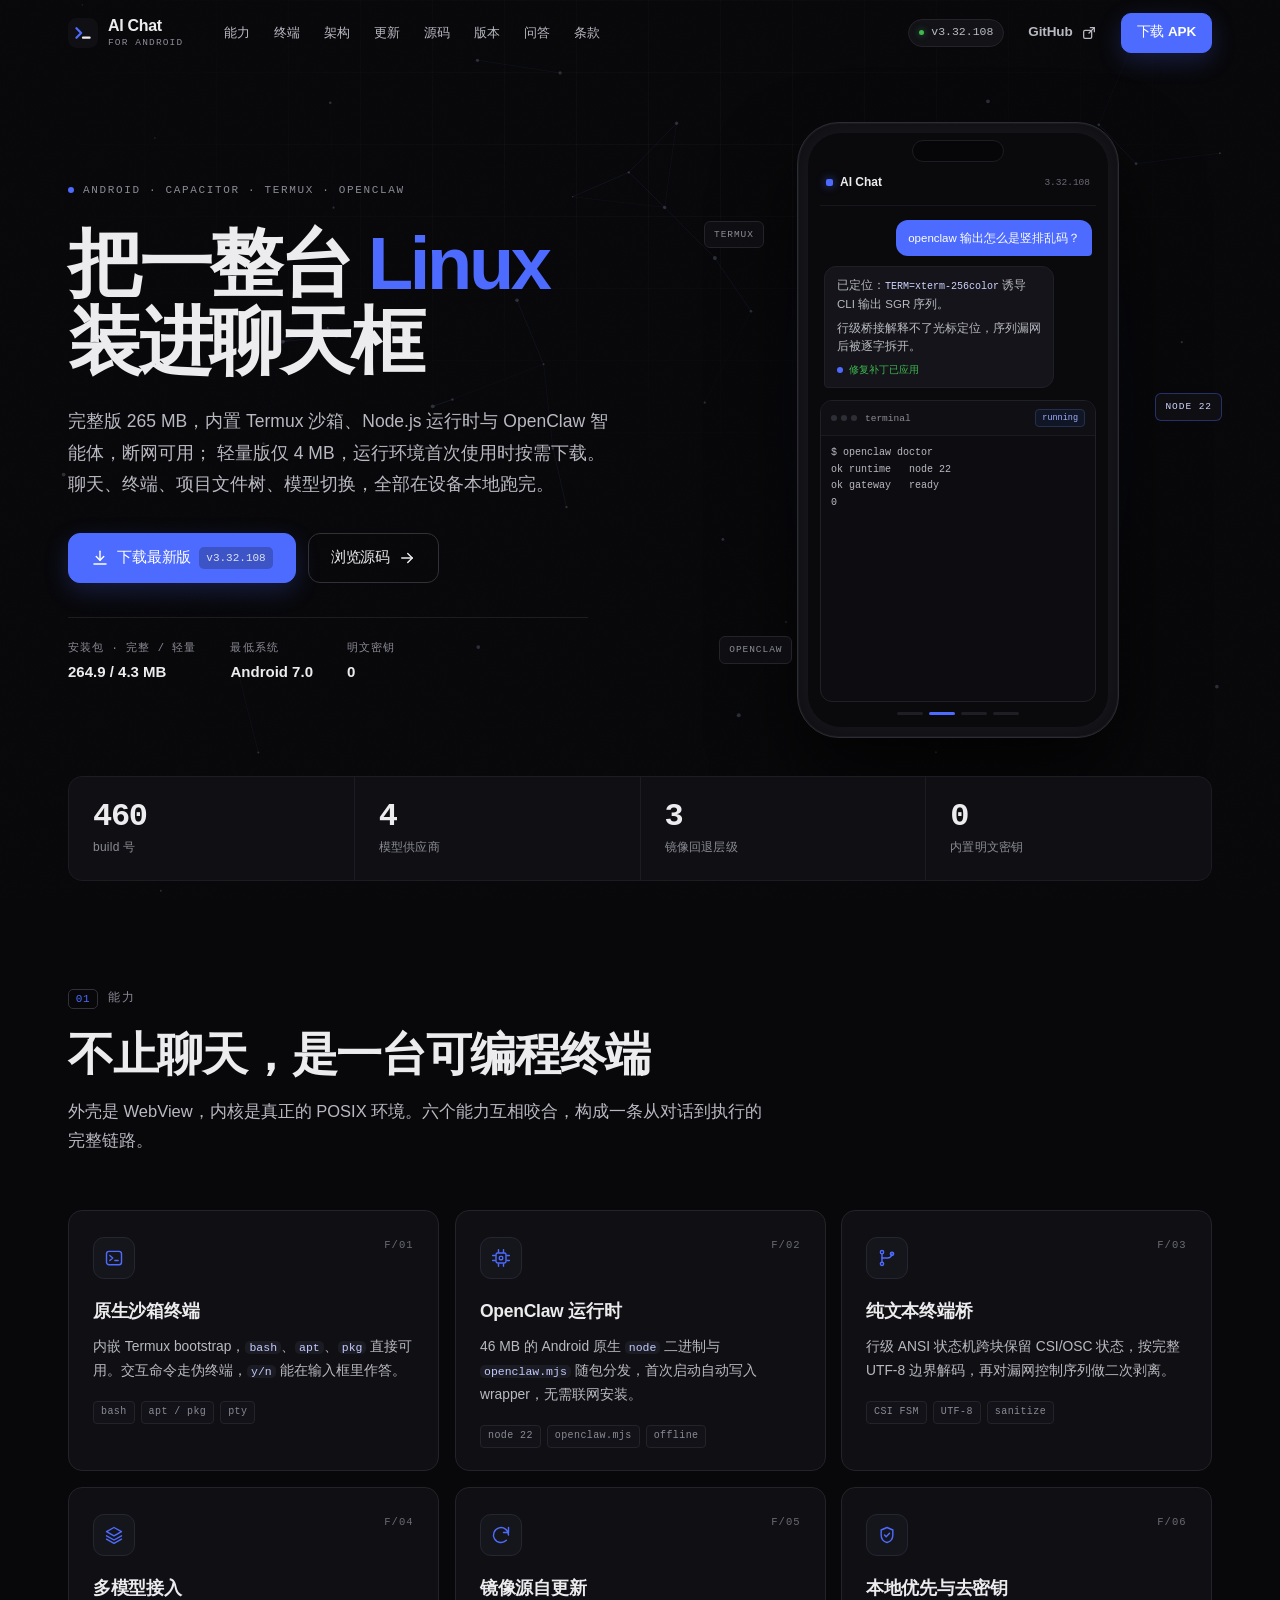
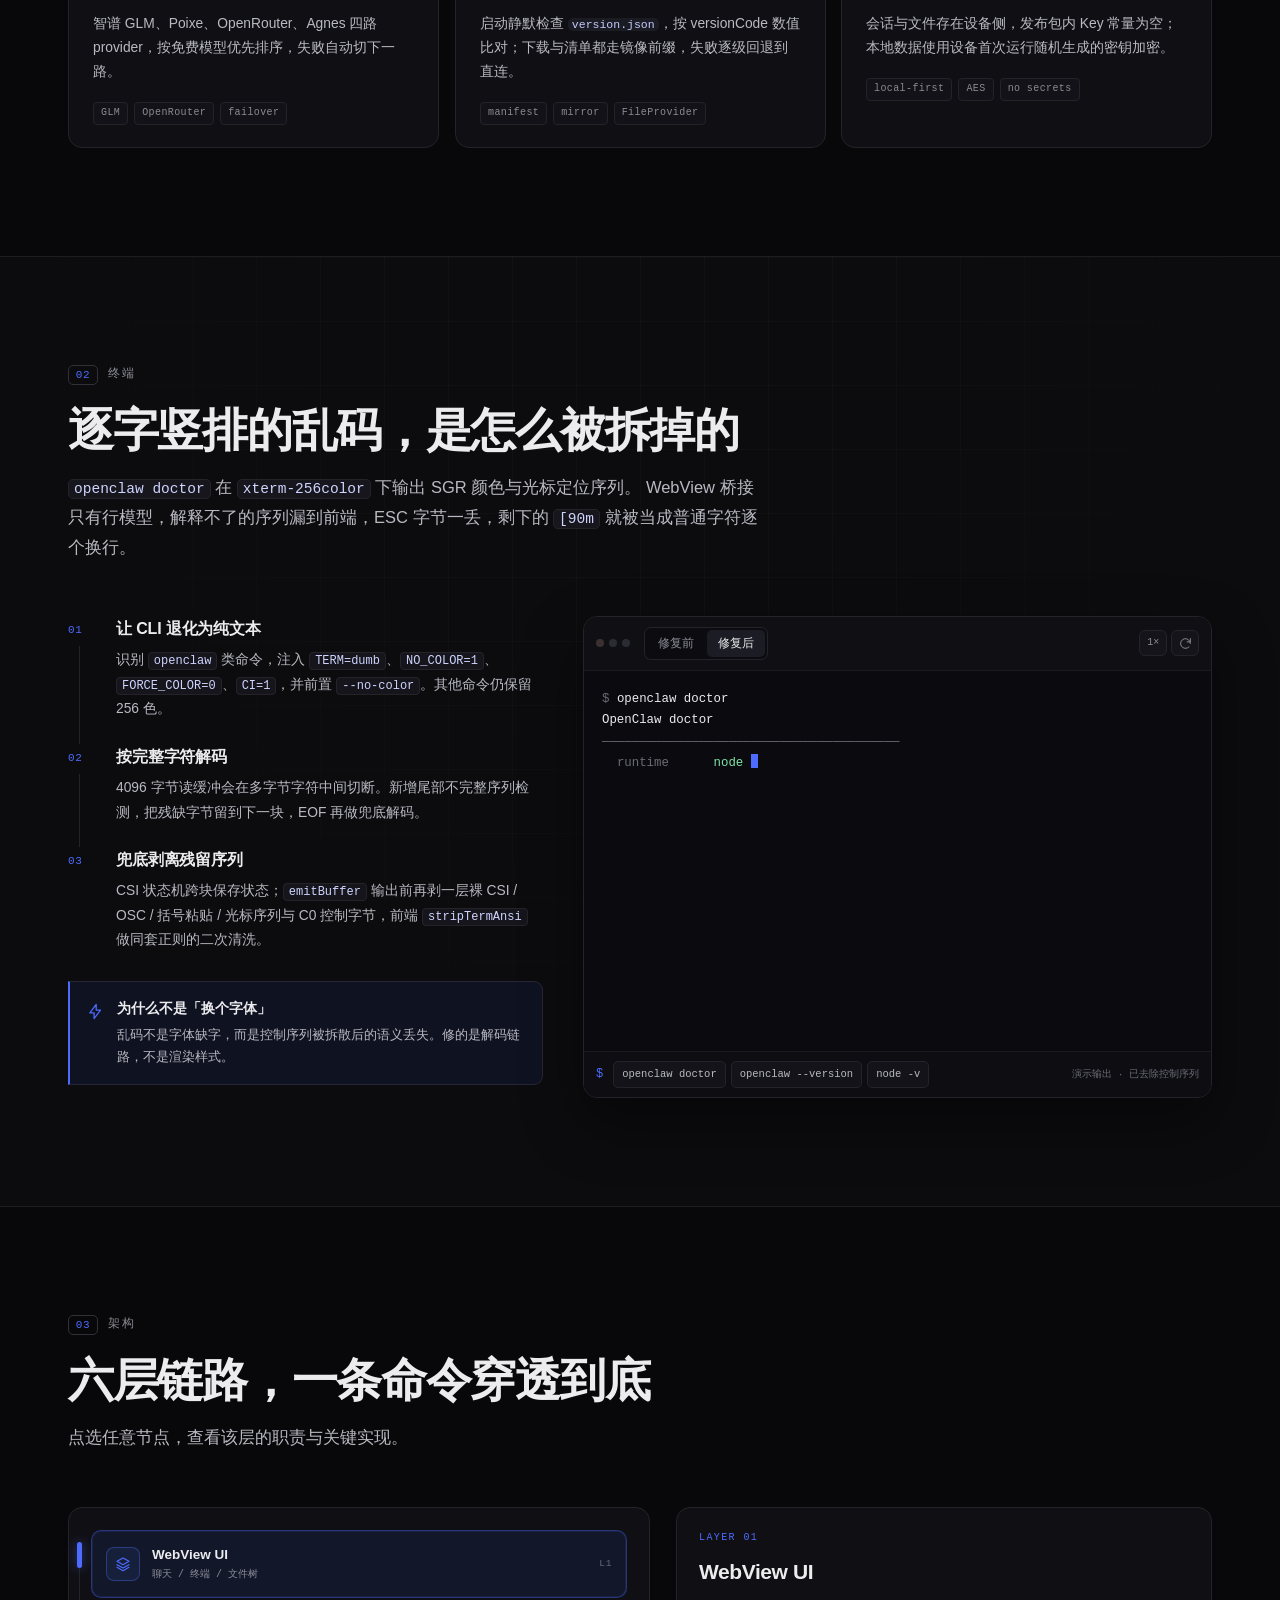
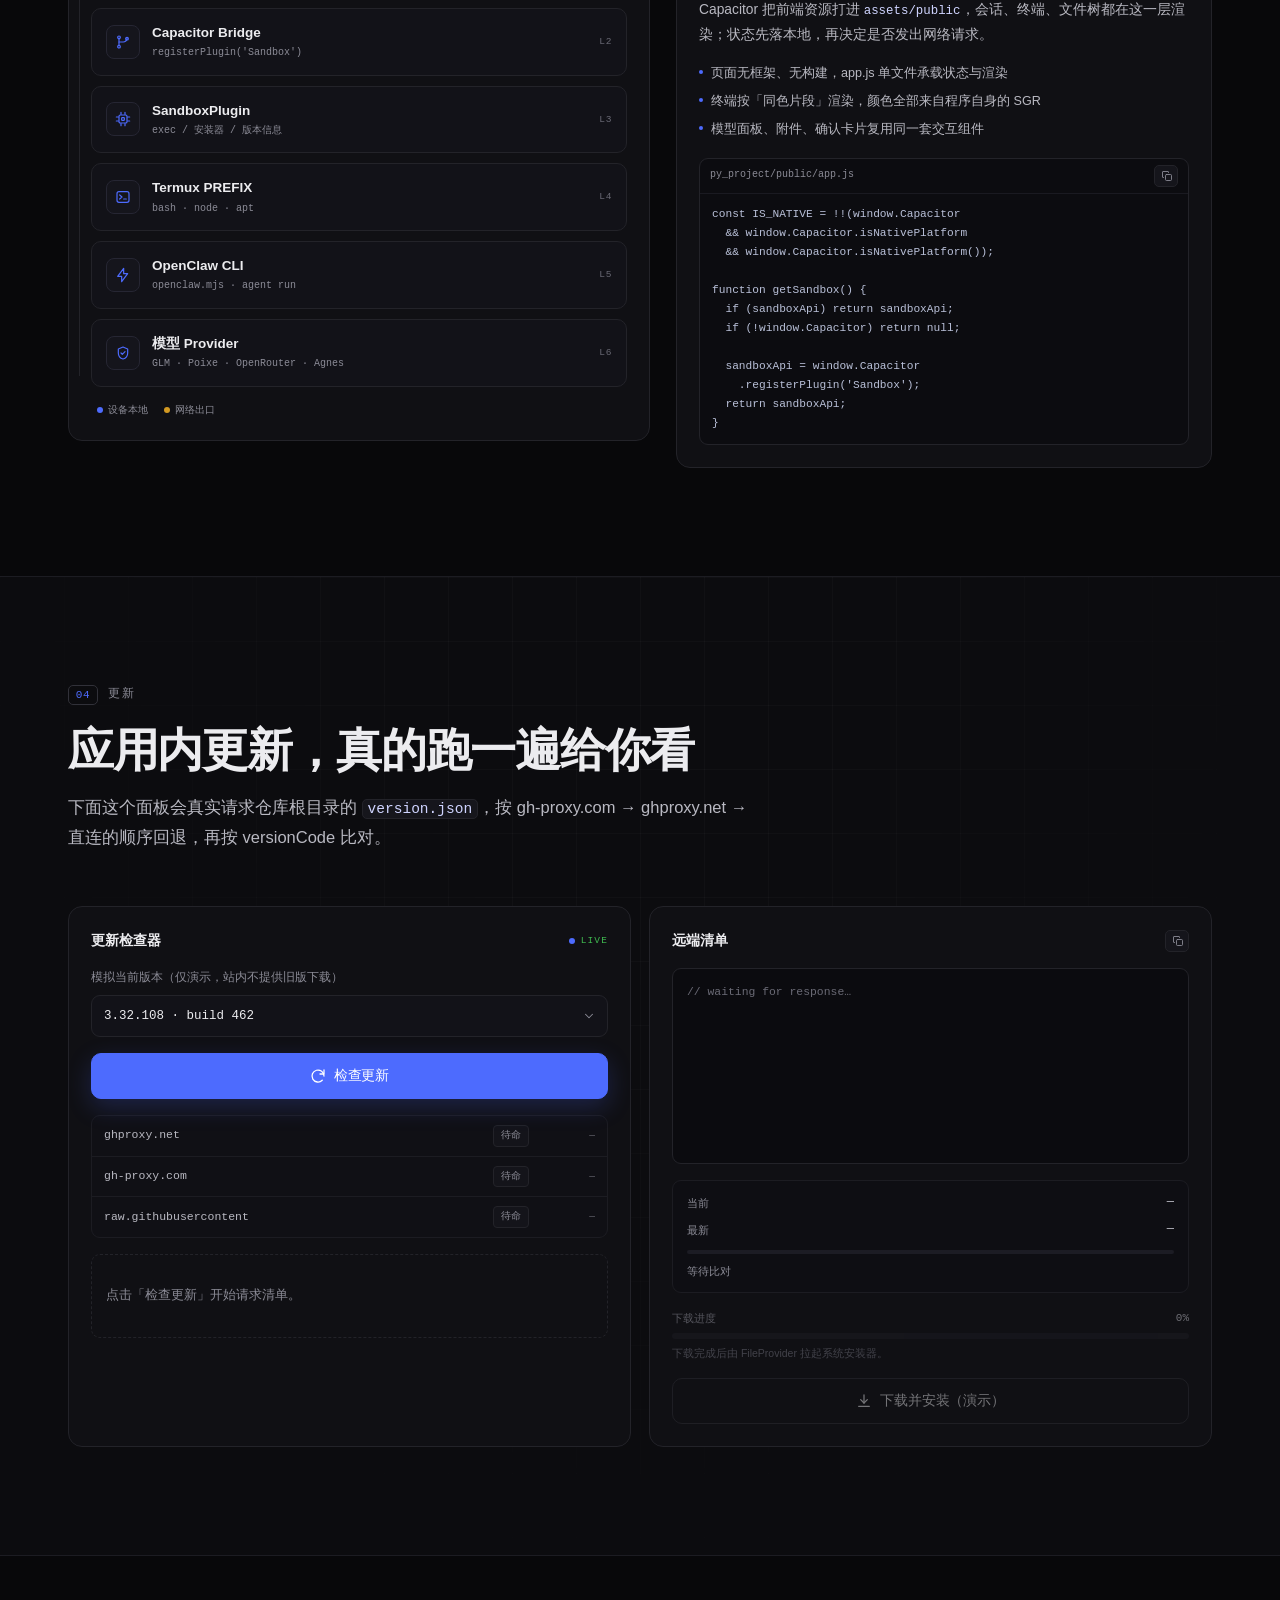
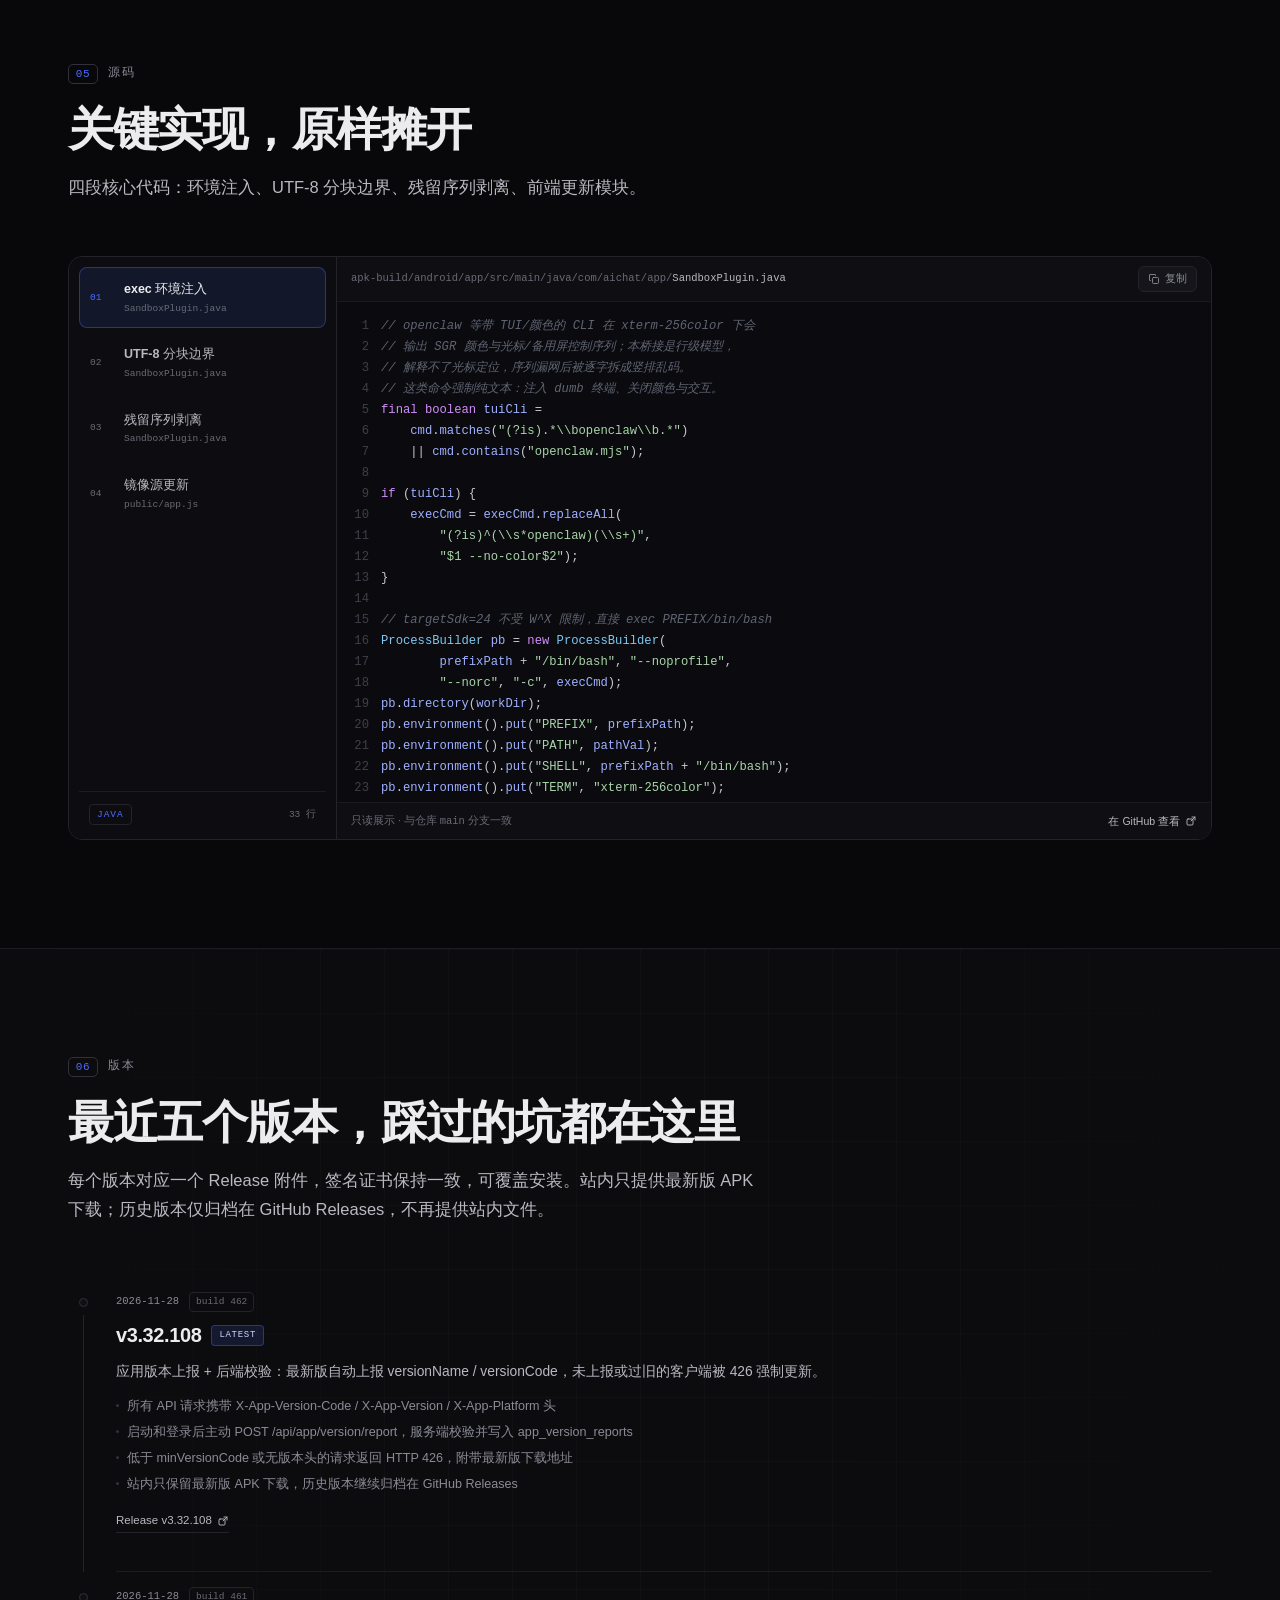
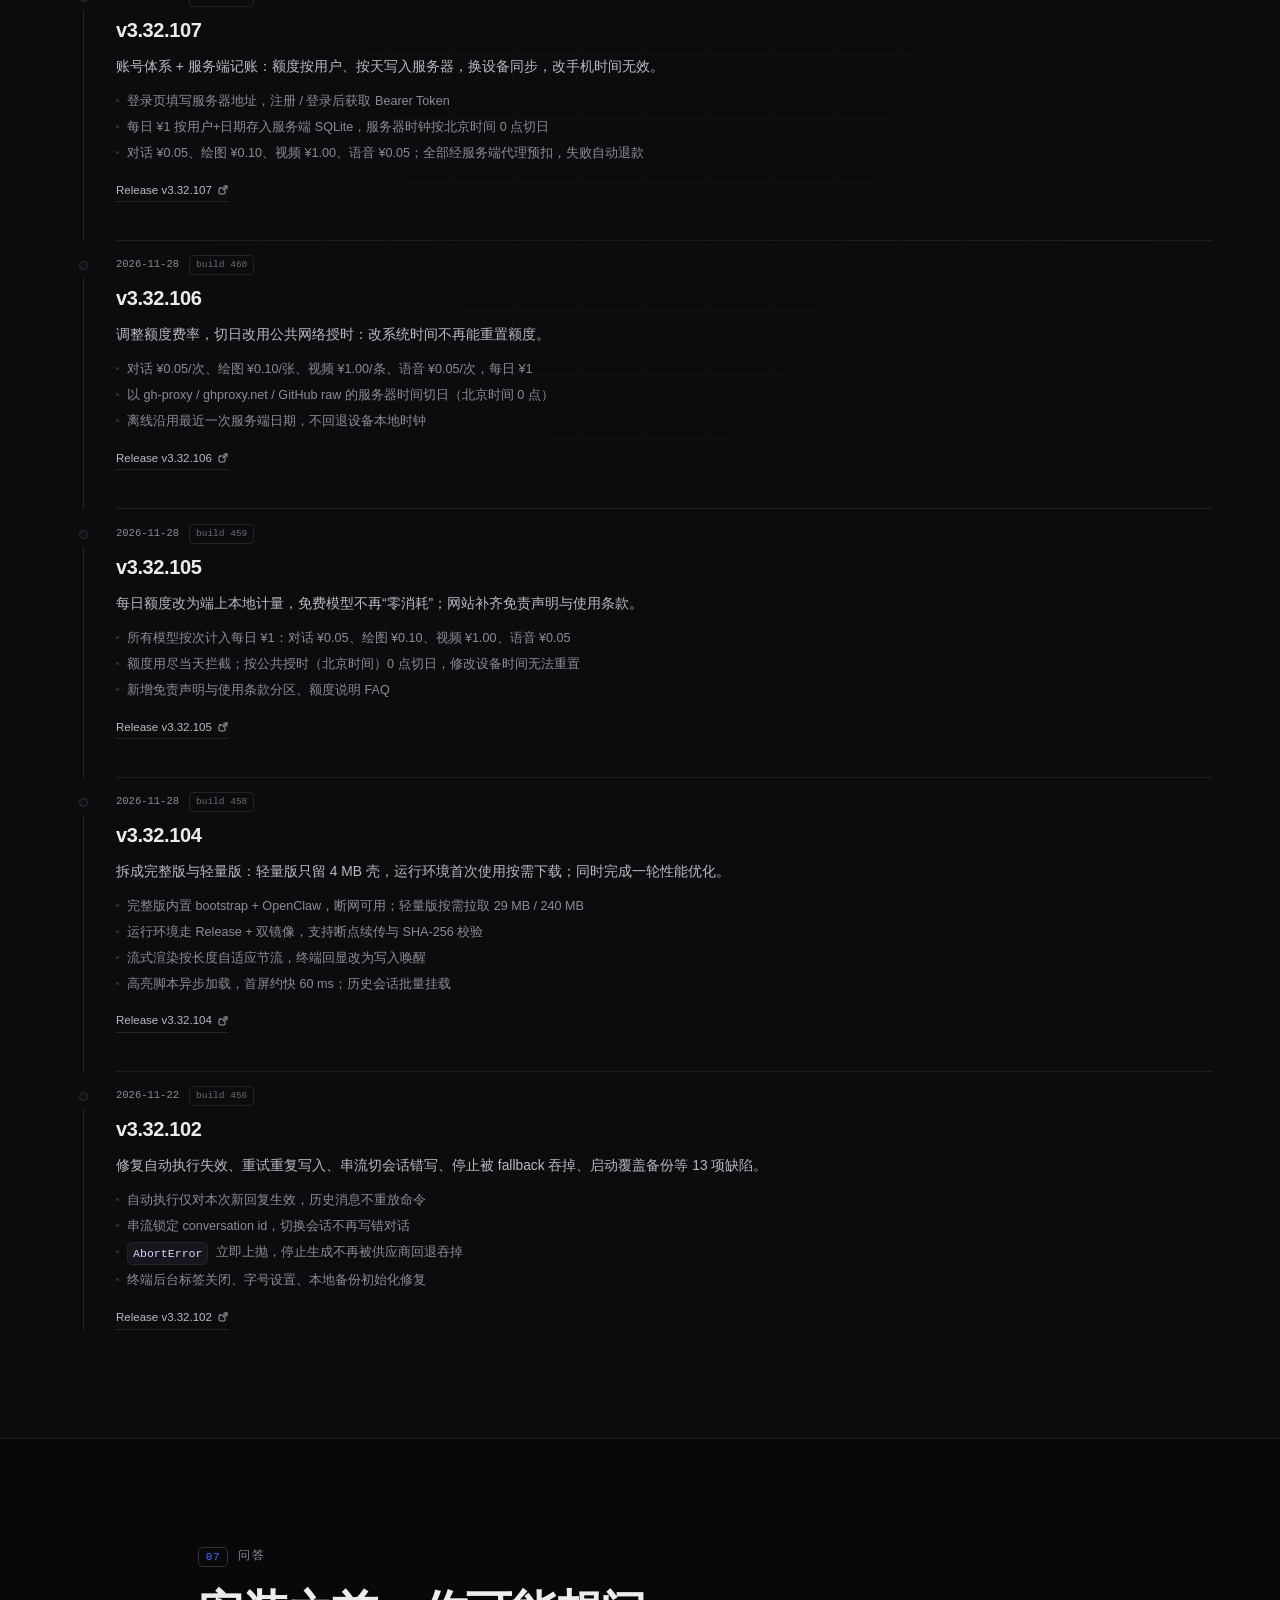
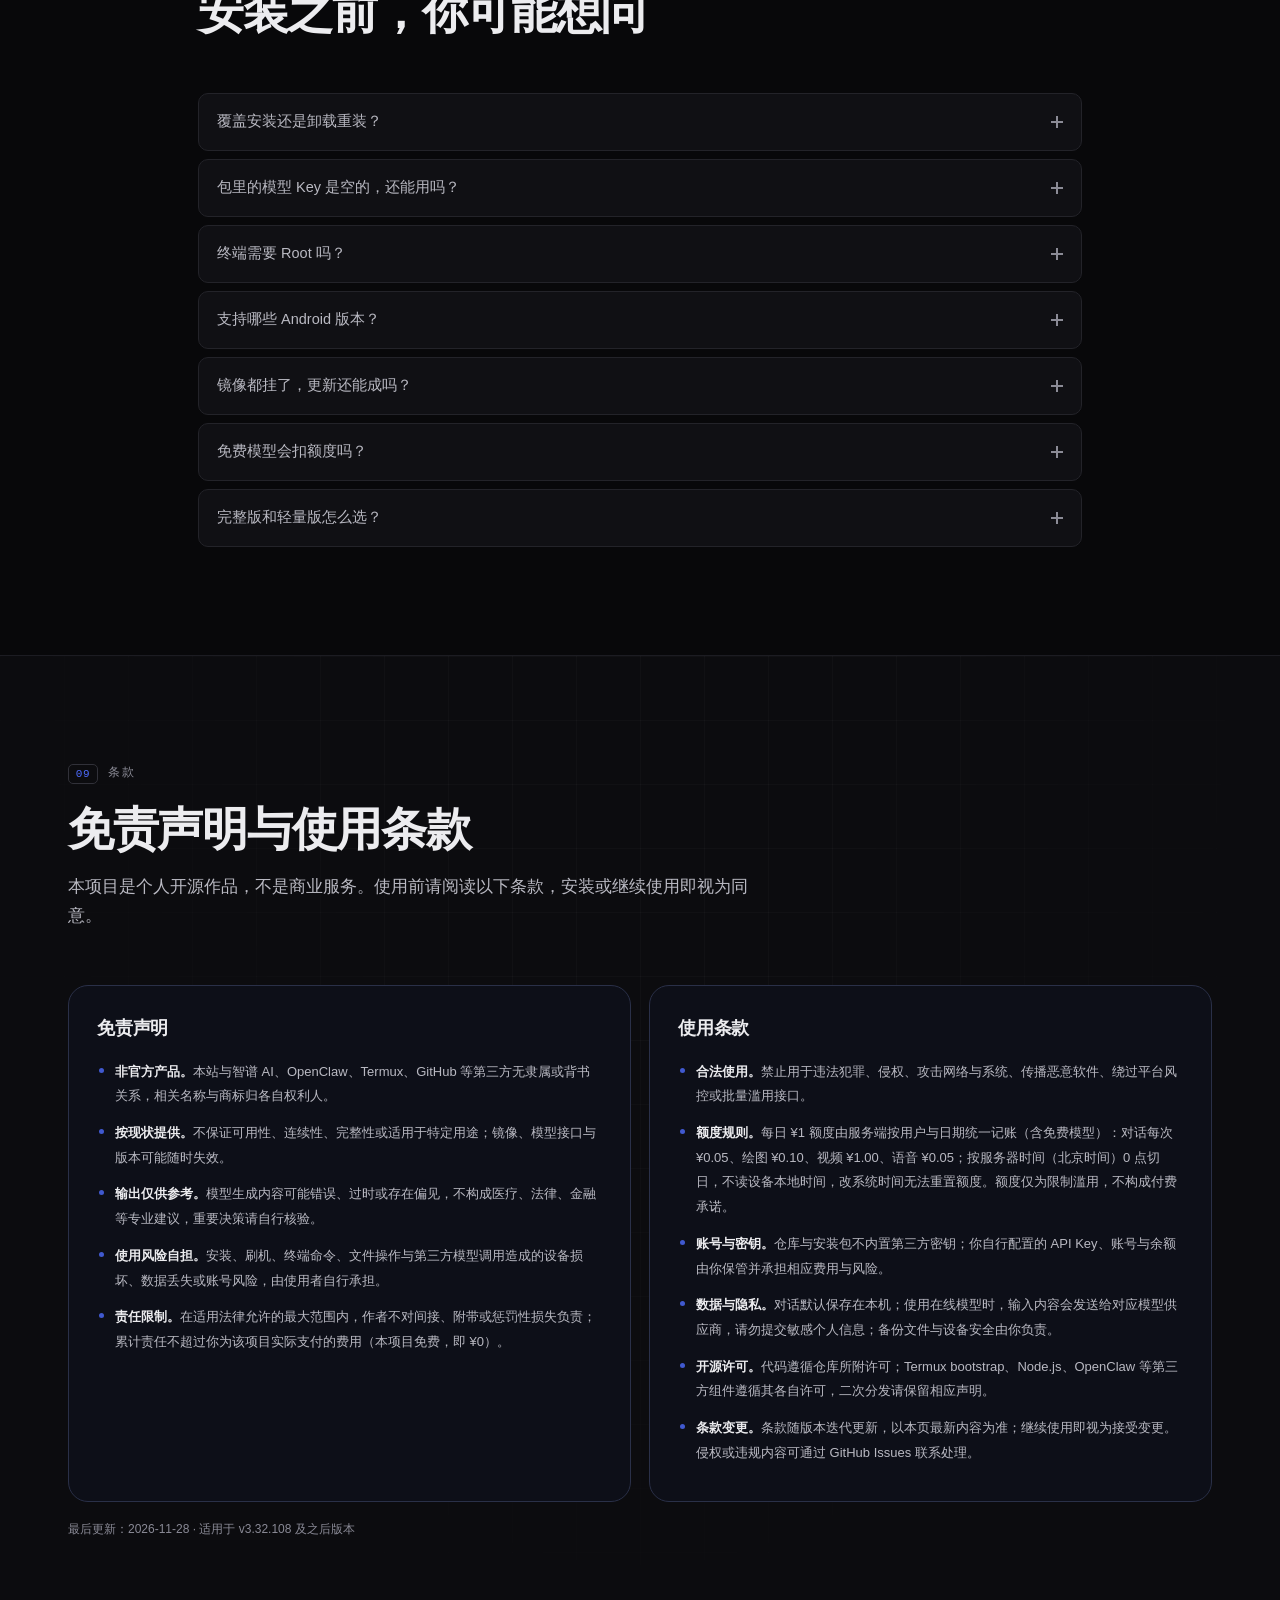
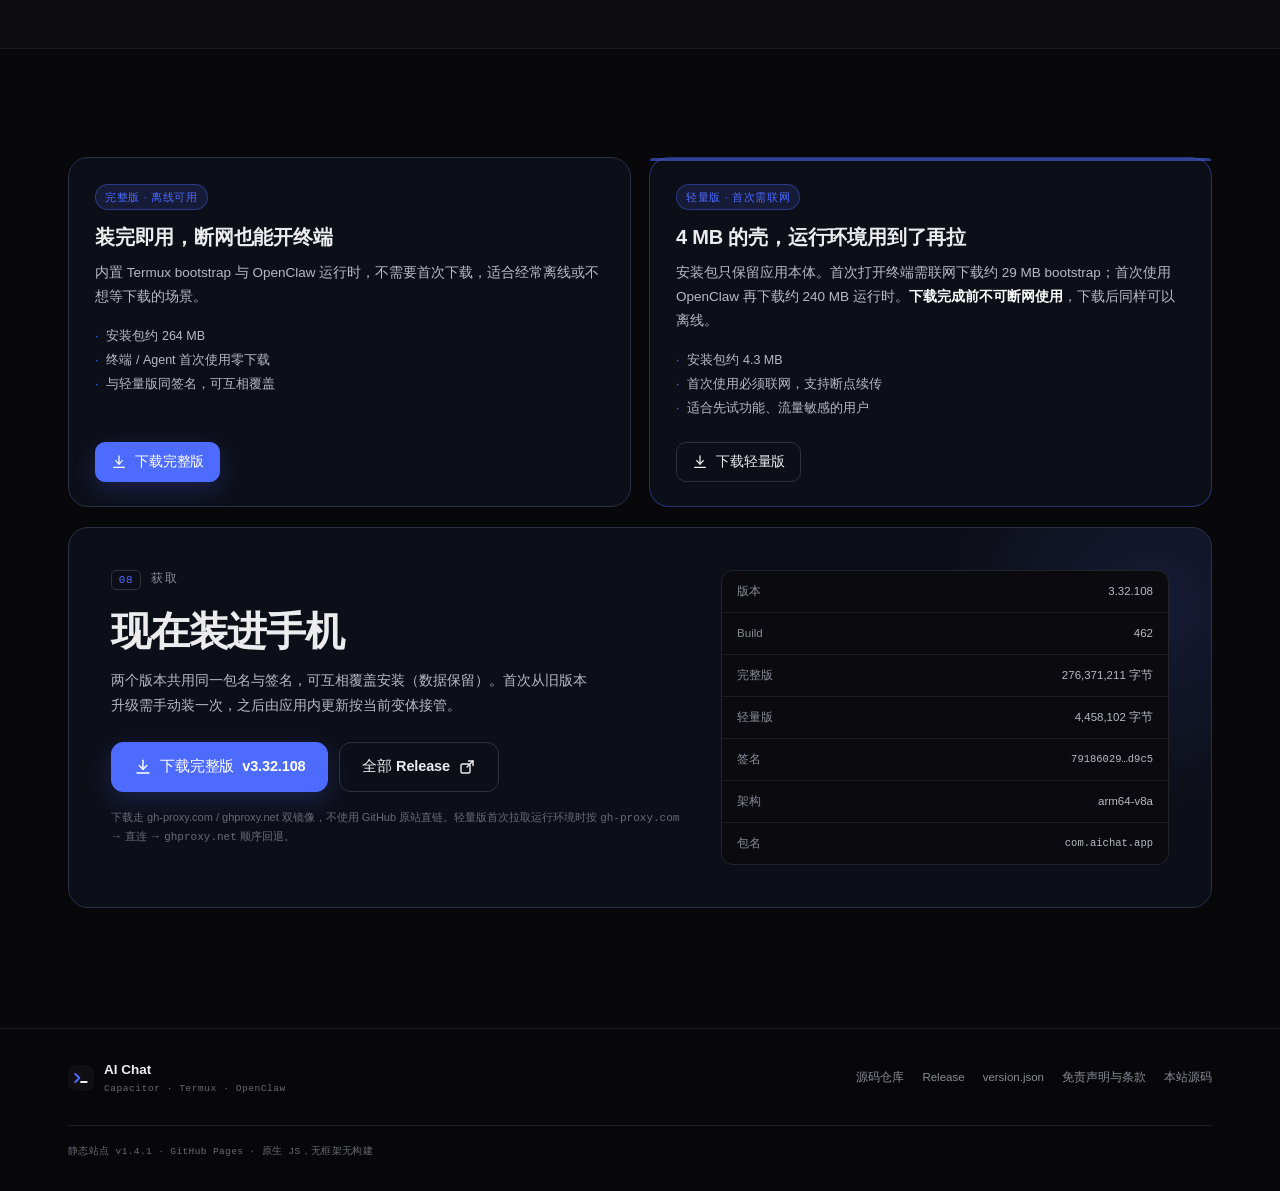
<file: index.html>
<!doctype html>
<html lang="zh-CN">
<head>
  <meta charset="utf-8" />
  <meta name="viewport" content="width=device-width, initial-scale=1, viewport-fit=cover" />
  <title>AI Chat for Android — 把一整台 Linux 装进聊天框</title>
  <meta name="description" content="AI Chat 是安卓端 AI 对话客户端：内置 Termux 沙箱、Node.js 与 OpenClaw 运行时，支持终端、项目式编程、多模型接入与镜像源自动更新。" />
  <meta name="theme-color" content="#08080a" />
  <meta property="og:type" content="website" />
  <meta property="og:title" content="AI Chat for Android" />
  <meta property="og:description" content="内置 Termux 沙箱与 OpenClaw 运行时的安卓 AI 工作台。终端、项目、模型、更新全部离线可控。" />
  <link rel="icon" href="data:image/svg+xml,%3Csvg xmlns='http://www.w3.org/2000/svg' viewBox='0 0 32 32'%3E%3Crect width='32' height='32' rx='8' fill='%230b0b0e'/%3E%3Cpath d='M8 10l6 6-6 6' stroke='%234d6bfe' stroke-width='2.4' fill='none' stroke-linecap='round' stroke-linejoin='round'/%3E%3Cpath d='M16 22h8' stroke='%23ececef' stroke-width='2.4' stroke-linecap='round'/%3E%3C/svg%3E" />
  <link rel="manifest" href="manifest.webmanifest" />
  <link rel="apple-touch-icon" href="assets/icon.svg" />
  <link rel="stylesheet" href="assets/style.css?v=1.4.0" />
</head>
<body>

<!-- ==================== 全局装饰层 ==================== -->
<canvas id="bgCanvas" aria-hidden="true"></canvas>
<div class="cursor-glow" id="cursorGlow" aria-hidden="true"></div>
<div class="noise" aria-hidden="true"></div>
<div class="scroll-progress" aria-hidden="true"><i id="scrollBar"></i></div>

<!-- ==================== SVG 图标库 ==================== -->
<svg class="svg-sprite" aria-hidden="true" focusable="false">
  <symbol id="i-term" viewBox="0 0 24 24"><rect x="3" y="4" width="18" height="16" rx="3"/><path d="M7 9l3.5 3L7 15"/><path d="M13 15h4"/></symbol>
  <symbol id="i-cpu" viewBox="0 0 24 24"><rect x="6" y="6" width="12" height="12" rx="2"/><path d="M9 2v3M15 2v3M9 19v3M15 19v3M2 9h3M2 15h3M19 9h3M19 15h3"/><rect x="10" y="10" width="4" height="4" rx="1"/></symbol>
  <symbol id="i-branch" viewBox="0 0 24 24"><circle cx="6" cy="5" r="2"/><circle cx="6" cy="19" r="2"/><circle cx="18" cy="7" r="2"/><path d="M6 7v10"/><path d="M6 12h6a6 6 0 006-5"/></symbol>
  <symbol id="i-layers" viewBox="0 0 24 24"><path d="M12 3l9 5-9 5-9-5 9-5z"/><path d="M3 13l9 5 9-5"/><path d="M3 17l9 5 9-5"/></symbol>
  <symbol id="i-refresh" viewBox="0 0 24 24"><path d="M21 12a9 9 0 10-2.6 6.4"/><path d="M21 3v6h-6"/></symbol>
  <symbol id="i-shield" viewBox="0 0 24 24"><path d="M12 3l7 3v6c0 4.4-3 8-7 9-4-1-7-4.6-7-9V6l7-3z"/><path d="M9 12l2 2 4-4"/></symbol>
  <symbol id="i-arrow" viewBox="0 0 24 24"><path d="M5 12h14"/><path d="M13 6l6 6-6 6"/></symbol>
  <symbol id="i-ext" viewBox="0 0 24 24"><path d="M14 4h6v6"/><path d="M20 4l-8 8"/><rect x="4" y="8" width="12" height="12" rx="2"/></symbol>
  <symbol id="i-download" viewBox="0 0 24 24"><path d="M12 3v12"/><path d="M7 10l5 5 5-5"/><path d="M4 20h16"/></symbol>
  <symbol id="i-check" viewBox="0 0 24 24"><path d="M20 6L9 17l-5-5"/></symbol>
  <symbol id="i-copy" viewBox="0 0 24 24"><rect x="9" y="9" width="12" height="12" rx="2"/><path d="M5 15H4a1 1 0 01-1-1V4a1 1 0 011-1h10a1 1 0 011 1v1"/></symbol>
  <symbol id="i-chevron" viewBox="0 0 24 24"><path d="M6 9l6 6 6-6"/></symbol>
  <symbol id="i-menu" viewBox="0 0 24 24"><path d="M4 7h16M4 12h16M4 17h16"/></symbol>
  <symbol id="i-close" viewBox="0 0 24 24"><path d="M6 6l12 12M18 6L6 18"/></symbol>
  <symbol id="i-up" viewBox="0 0 24 24"><path d="M12 19V5"/><path d="M5 12l7-7 7 7"/></symbol>
  <symbol id="i-bolt" viewBox="0 0 24 24"><path d="M13 2L4 14h6L10 22l9-12h-6l0-8z"/></symbol>
</svg>

<!-- ==================== 顶栏 ==================== -->
<header class="hdr" id="hdr">
  <div class="hdr-inner wrap">
    <a class="brand" href="#hero" aria-label="回到顶部">
      <span class="brand-mark">
        <svg viewBox="0 0 32 32" width="30" height="30" aria-hidden="true">
          <rect width="32" height="32" rx="9" fill="#101014"/>
          <path d="M9 11l5 5-5 5" stroke="#4d6bfe" stroke-width="2.4" fill="none" stroke-linecap="round" stroke-linejoin="round"/>
          <path d="M16 21h7" stroke="#ececef" stroke-width="2.4" stroke-linecap="round"/>
        </svg>
      </span>
      <span class="brand-text">AI Chat<small>for Android</small></span>
    </a>

    <nav class="nav" id="nav" aria-label="主导航">
      <a href="#capabilities" class="nav-link" data-nav="capabilities">能力</a>
      <a href="#terminal" class="nav-link" data-nav="terminal">终端</a>
      <a href="#architecture" class="nav-link" data-nav="architecture">架构</a>
      <a href="#updater" class="nav-link" data-nav="updater">更新</a>
      <a href="#code" class="nav-link" data-nav="code">源码</a>
      <a href="#versions" class="nav-link" data-nav="versions">版本</a>
      <a href="#faq" class="nav-link" data-nav="faq">问答</a>
      <a href="#terms" class="nav-link" data-nav="terms">条款</a>
      <a href="https://ghproxy.net/https://github.com/zhaohairuiour/ai-chat-app/releases/download/v3.32.108/ai-chat-app-v3.32.108-full-nokeys.apk" class="nav-link nav-cta" data-dl-open aria-haspopup="dialog" target="_blank" rel="noopener">下载 APK</a>
    </nav>

    <div class="hdr-actions">
      <span class="ver-pill" id="verPill" title="当前最新版本">
        <span class="ver-dot"></span><span id="verPillText">v3.32.108</span>
      </span>
      <a class="btn btn-quiet hide-sm" href="https://github.com/zhaohairuiour/ai-chat-app" target="_blank" rel="noopener">
        GitHub
        <svg class="ic" aria-hidden="true"><use href="#i-ext"/></svg>
      </a>
      <a class="btn btn-primary hide-sm" id="hdrDownload" data-dl-open aria-haspopup="dialog"
         href="https://ghproxy.net/https://github.com/zhaohairuiour/ai-chat-app/releases/download/v3.32.108/ai-chat-app-v3.32.108-full-nokeys.apk" target="_blank" rel="noopener">
        下载 APK
      </a>
      <button class="menu-btn" id="menuBtn" aria-label="打开导航" aria-expanded="false" aria-controls="nav">
        <svg class="ic" aria-hidden="true"><use href="#i-menu"/></svg>
      </button>
    </div>
  </div>
</header>

<div class="nav-scrim" id="navScrim" aria-hidden="true"></div>

<main>
<!-- ==================== 视图：Hero ==================== -->
<section class="hero" id="hero">
  <div class="hero-grid-bg" aria-hidden="true"></div>
  <div class="wrap hero-inner">
    <div class="hero-copy">
      <p class="eyebrow reveal">
        <span class="pulse-dot"></span>
        ANDROID · CAPACITOR · TERMUX · OPENCLAW
      </p>
      <h1 class="reveal" style="--d:.05s">
        把一整台 <span class="accent">Linux</span><br />
        装进聊天框
      </h1>
      <p class="lede reveal" style="--d:.12s">
        完整版 265 MB，内置 Termux 沙箱、Node.js 运行时与 OpenClaw 智能体，断网可用；
        轻量版仅 4 MB，运行环境首次使用时按需下载。聊天、终端、项目文件树、模型切换，全部在设备本地跑完。
      </p>
      <div class="hero-cta reveal" style="--d:.18s">
        <a class="btn btn-primary btn-lg" id="heroDownload" data-dl-open aria-haspopup="dialog"
           href="https://ghproxy.net/https://github.com/zhaohairuiour/ai-chat-app/releases/download/v3.32.108/ai-chat-app-v3.32.108-full-nokeys.apk" target="_blank" rel="noopener">
          <svg class="ic" aria-hidden="true"><use href="#i-download"/></svg>
          下载最新版
          <span class="btn-tag" id="heroVer">v3.32.108</span>
        </a>
        <a class="btn btn-outline btn-lg" href="https://github.com/zhaohairuiour/ai-chat-app" target="_blank" rel="noopener">
          浏览源码
          <svg class="ic" aria-hidden="true"><use href="#i-arrow"/></svg>
        </a>
      </div>
      <dl class="hero-facts reveal" style="--d:.24s">
        <div><dt>安装包 · 完整 / 轻量</dt><dd>264.9 / 4.3 MB</dd></div>
        <div><dt>最低系统</dt><dd>Android 7.0</dd></div>
        <div><dt>明文密钥</dt><dd>0</dd></div>
      </dl>
    </div>

    <div class="hero-visual reveal" style="--d:.1s">
      <div class="phone" id="phone">
        <div class="phone-glow" aria-hidden="true"></div>
        <div class="phone-frame">
          <div class="phone-notch" aria-hidden="true"></div>
          <div class="phone-screen">
            <div class="app-bar">
              <span class="app-brand"><i></i>AI Chat</span>
              <span class="app-ver" id="phoneVer">3.32.108</span>
            </div>
            <div class="chat-stream">
              <div class="bubble user">openclaw 输出怎么是竖排乱码？</div>
              <div class="bubble bot">
                <span class="bot-line">已定位：<code>TERM=xterm-256color</code> 诱导 CLI 输出 SGR 序列。</span>
                <span class="bot-line">行级桥接解释不了光标定位，序列漏网后被逐字拆开。</span>
                <span class="bot-status"><span class="pulse-dot"></span>修复补丁已应用</span>
              </div>
            </div>
            <div class="mini-term">
              <div class="mini-term-head">
                <span class="dots"><i></i><i></i><i></i></span>
                <span class="mini-term-title">terminal</span>
                <span class="mini-term-badge" id="miniTermState">ready</span>
              </div>
              <div class="mini-term-body" id="miniTermBody" aria-live="polite"></div>
            </div>
            <div class="app-dock" aria-hidden="true">
              <span></span><span></span><span></span><span></span>
            </div>
          </div>
        </div>
      </div>
      <span class="float-chip fc-1">TERMUX</span>
      <span class="float-chip fc-2">NODE 22</span>
      <span class="float-chip fc-3">OPENCLAW</span>
    </div>
  </div>

  <div class="wrap">
    <div class="stat-strip reveal" style="--d:.3s">
      <div class="stat">
        <span class="stat-num" data-count="460" data-plain="1">0</span>
        <span class="stat-label">build 号</span>
      </div>
      <div class="stat">
        <span class="stat-num" data-count="4">0</span>
        <span class="stat-label">模型供应商</span>
      </div>
      <div class="stat">
        <span class="stat-num" data-count="3">0</span>
        <span class="stat-label">镜像回退层级</span>
      </div>
      <div class="stat">
        <span class="stat-num" data-count="0">0</span>
        <span class="stat-label">内置明文密钥</span>
      </div>
    </div>
  </div>
</section>

<!-- ==================== 视图：能力 ==================== -->
<section class="section" id="capabilities">
  <div class="wrap">
    <header class="sec-head">
      <p class="sec-kicker reveal"><span>01</span> 能力</p>
      <h2 class="reveal" style="--d:.04s">不止聊天，是一台可编程终端</h2>
      <p class="sec-desc reveal" style="--d:.08s">
        外壳是 WebView，内核是真正的 POSIX 环境。六个能力互相咬合，构成一条从对话到执行的完整链路。
      </p>
    </header>

    <div class="feature-grid">
      <article class="feature reveal tilt" data-code="exec">
        <div class="feature-top">
          <span class="feature-icon"><svg class="ic" aria-hidden="true"><use href="#i-term"/></svg></span>
          <span class="feature-idx">F/01</span>
        </div>
        <h3>原生沙箱终端</h3>
        <p>内嵌 Termux bootstrap，<code>bash</code>、<code>apt</code>、<code>pkg</code> 直接可用。交互命令走伪终端，<code>y/n</code> 能在输入框里作答。</p>
        <ul class="feature-tags"><li>bash</li><li>apt / pkg</li><li>pty</li></ul>
        <span class="feature-arrow"><svg class="ic" aria-hidden="true"><use href="#i-arrow"/></svg></span>
      </article>

      <article class="feature reveal tilt" data-code="exec" style="--d:.05s">
        <div class="feature-top">
          <span class="feature-icon"><svg class="ic" aria-hidden="true"><use href="#i-cpu"/></svg></span>
          <span class="feature-idx">F/02</span>
        </div>
        <h3>OpenClaw 运行时</h3>
        <p>46 MB 的 Android 原生 <code>node</code> 二进制与 <code>openclaw.mjs</code> 随包分发，首次启动自动写入 wrapper，无需联网安装。</p>
        <ul class="feature-tags"><li>node 22</li><li>openclaw.mjs</li><li>offline</li></ul>
        <span class="feature-arrow"><svg class="ic" aria-hidden="true"><use href="#i-arrow"/></svg></span>
      </article>

      <article class="feature reveal tilt" data-code="ansi" style="--d:.1s">
        <div class="feature-top">
          <span class="feature-icon"><svg class="ic" aria-hidden="true"><use href="#i-branch"/></svg></span>
          <span class="feature-idx">F/03</span>
        </div>
        <h3>纯文本终端桥</h3>
        <p>行级 ANSI 状态机跨块保留 CSI/OSC 状态，按完整 UTF-8 边界解码，再对漏网控制序列做二次剥离。</p>
        <ul class="feature-tags"><li>CSI FSM</li><li>UTF-8</li><li>sanitize</li></ul>
        <span class="feature-arrow"><svg class="ic" aria-hidden="true"><use href="#i-arrow"/></svg></span>
      </article>

      <article class="feature reveal tilt" data-code="updater" style="--d:.15s">
        <div class="feature-top">
          <span class="feature-icon"><svg class="ic" aria-hidden="true"><use href="#i-layers"/></svg></span>
          <span class="feature-idx">F/04</span>
        </div>
        <h3>多模型接入</h3>
        <p>智谱 GLM、Poixe、OpenRouter、Agnes 四路 provider，按免费模型优先排序，失败自动切下一路。</p>
        <ul class="feature-tags"><li>GLM</li><li>OpenRouter</li><li>failover</li></ul>
        <span class="feature-arrow"><svg class="ic" aria-hidden="true"><use href="#i-arrow"/></svg></span>
      </article>

      <article class="feature reveal tilt" data-code="updater" style="--d:.2s">
        <div class="feature-top">
          <span class="feature-icon"><svg class="ic" aria-hidden="true"><use href="#i-refresh"/></svg></span>
          <span class="feature-idx">F/05</span>
        </div>
        <h3>镜像源自更新</h3>
        <p>启动静默检查 <code>version.json</code>，按 versionCode 数值比对；下载与清单都走镜像前缀，失败逐级回退到直连。</p>
        <ul class="feature-tags"><li>manifest</li><li>mirror</li><li>FileProvider</li></ul>
        <span class="feature-arrow"><svg class="ic" aria-hidden="true"><use href="#i-arrow"/></svg></span>
      </article>

      <article class="feature reveal tilt" data-code="ansi" style="--d:.25s">
        <div class="feature-top">
          <span class="feature-icon"><svg class="ic" aria-hidden="true"><use href="#i-shield"/></svg></span>
          <span class="feature-idx">F/06</span>
        </div>
        <h3>本地优先与去密钥</h3>
        <p>会话与文件存在设备侧，发布包内 Key 常量为空；本地数据使用设备首次运行随机生成的密钥加密。</p>
        <ul class="feature-tags"><li>local-first</li><li>AES</li><li>no secrets</li></ul>
        <span class="feature-arrow"><svg class="ic" aria-hidden="true"><use href="#i-arrow"/></svg></span>
      </article>
    </div>
  </div>
</section>

<!-- ==================== 视图：终端 ==================== -->
<section class="section section-alt" id="terminal">
  <div class="wrap">
    <header class="sec-head">
      <p class="sec-kicker reveal"><span>02</span> 终端</p>
      <h2 class="reveal" style="--d:.04s">逐字竖排的乱码，是怎么被拆掉的</h2>
      <p class="sec-desc reveal" style="--d:.08s">
        <code>openclaw doctor</code> 在 <code>xterm-256color</code> 下输出 SGR 颜色与光标定位序列。
        WebView 桥接只有行模型，解释不了的序列漏到前端，ESC 字节一丢，剩下的 <code>[90m</code> 就被当成普通字符逐个换行。
      </p>
    </header>

    <div class="term-layout">
      <div class="term-notes">
        <ol class="step-list">
          <li class="reveal">
            <span class="step-num">01</span>
            <div>
              <h3>让 CLI 退化为纯文本</h3>
              <p>识别 <code>openclaw</code> 类命令，注入 <code>TERM=dumb</code>、<code>NO_COLOR=1</code>、<code>FORCE_COLOR=0</code>、<code>CI=1</code>，并前置 <code>--no-color</code>。其他命令仍保留 256 色。</p>
            </div>
          </li>
          <li class="reveal" style="--d:.06s">
            <span class="step-num">02</span>
            <div>
              <h3>按完整字符解码</h3>
              <p>4096 字节读缓冲会在多字节字符中间切断。新增尾部不完整序列检测，把残缺字节留到下一块，EOF 再做兜底解码。</p>
            </div>
          </li>
          <li class="reveal" style="--d:.12s">
            <span class="step-num">03</span>
            <div>
              <h3>兜底剥离残留序列</h3>
              <p>CSI 状态机跨块保存状态；<code>emitBuffer</code> 输出前再剥一层裸 CSI / OSC / 括号粘贴 / 光标序列与 C0 控制字节，前端 <code>stripTermAnsi</code> 做同套正则的二次清洗。</p>
            </div>
          </li>
        </ol>

        <aside class="callout reveal" style="--d:.18s">
          <span class="callout-icon"><svg class="ic" aria-hidden="true"><use href="#i-bolt"/></svg></span>
          <div>
            <strong>为什么不是「换个字体」</strong>
            <p>乱码不是字体缺字，而是控制序列被拆散后的语义丢失。修的是解码链路，不是渲染样式。</p>
          </div>
        </aside>
      </div>

      <div class="term-window reveal tilt" id="termWindow">
        <div class="term-titlebar">
          <span class="term-dots" aria-hidden="true"><i></i><i></i><i></i></span>
          <div class="term-switch" role="tablist" aria-label="修复前后对比">
            <button class="term-tab" data-mode="before" role="tab" aria-selected="false">修复前</button>
            <button class="term-tab is-active" data-mode="after" role="tab" aria-selected="true">修复后</button>
          </div>
          <div class="term-tools">
            <button class="icon-btn" id="termSpeedBtn" title="切换打字速度" aria-label="切换打字速度">1×</button>
            <button class="icon-btn" id="termReplay" title="重播" aria-label="重播">
              <svg class="ic" aria-hidden="true"><use href="#i-refresh"/></svg>
            </button>
          </div>
        </div>
        <pre class="term-body" id="termBody" aria-live="polite" aria-label="终端输出演示"></pre>
        <div class="term-footer">
          <span class="term-prompt" aria-hidden="true">$</span>
          <div class="cmd-chips" id="cmdChips">
            <button class="cmd-chip" data-cmd="openclaw doctor">openclaw doctor</button>
            <button class="cmd-chip" data-cmd="openclaw --version">openclaw --version</button>
            <button class="cmd-chip" data-cmd="node -v">node -v</button>
          </div>
          <span class="term-mode" id="termMode">演示输出 · 已去除控制序列</span>
        </div>
      </div>
    </div>
  </div>
</section>

<!-- ==================== 视图：架构 ==================== -->
<section class="section" id="architecture">
  <div class="wrap">
    <header class="sec-head">
      <p class="sec-kicker reveal"><span>03</span> 架构</p>
      <h2 class="reveal" style="--d:.04s">六层链路，一条命令穿透到底</h2>
      <p class="sec-desc reveal" style="--d:.08s">点选任意节点，查看该层的职责与关键实现。</p>
    </header>

    <div class="arch-layout">
      <div class="arch-diagram reveal" id="archDiagram">
        <div class="arch-rail" aria-hidden="true"><span class="rail-pulse"></span></div>

        <button class="arch-node is-active" data-node="webview" aria-pressed="true">
          <span class="node-icon"><svg class="ic" aria-hidden="true"><use href="#i-layers"/></svg></span>
          <span class="node-main"><strong>WebView UI</strong><small>聊天 / 终端 / 文件树</small></span>
          <span class="node-index">L1</span>
        </button>
        <button class="arch-node" data-node="bridge" aria-pressed="false">
          <span class="node-icon"><svg class="ic" aria-hidden="true"><use href="#i-branch"/></svg></span>
          <span class="node-main"><strong>Capacitor Bridge</strong><small>registerPlugin('Sandbox')</small></span>
          <span class="node-index">L2</span>
        </button>
        <button class="arch-node" data-node="plugin" aria-pressed="false">
          <span class="node-icon"><svg class="ic" aria-hidden="true"><use href="#i-cpu"/></svg></span>
          <span class="node-main"><strong>SandboxPlugin</strong><small>exec / 安装器 / 版本信息</small></span>
          <span class="node-index">L3</span>
        </button>
        <button class="arch-node" data-node="termux" aria-pressed="false">
          <span class="node-icon"><svg class="ic" aria-hidden="true"><use href="#i-term"/></svg></span>
          <span class="node-main"><strong>Termux PREFIX</strong><small>bash · node · apt</small></span>
          <span class="node-index">L4</span>
        </button>
        <button class="arch-node" data-node="claw" aria-pressed="false">
          <span class="node-icon"><svg class="ic" aria-hidden="true"><use href="#i-bolt"/></svg></span>
          <span class="node-main"><strong>OpenClaw CLI</strong><small>openclaw.mjs · agent run</small></span>
          <span class="node-index">L5</span>
        </button>
        <button class="arch-node" data-node="model" aria-pressed="false">
          <span class="node-icon"><svg class="ic" aria-hidden="true"><use href="#i-shield"/></svg></span>
          <span class="node-main"><strong>模型 Provider</strong><small>GLM · Poixe · OpenRouter · Agnes</small></span>
          <span class="node-index">L6</span>
        </button>

        <div class="arch-legend">
          <span><i class="lg-dot"></i>设备本地</span>
          <span><i class="lg-dot lg-net"></i>网络出口</span>
        </div>
      </div>

      <aside class="arch-detail reveal" id="archDetail" aria-live="polite">
        <p class="arch-detail-kicker" id="archKicker">LAYER 01</p>
        <h3 id="archTitle">WebView UI</h3>
        <p class="arch-desc" id="archDesc">
          Capacitor 把前端资源打包进 <code>assets/public</code>，会话、终端、文件树都在这一层渲染。
        </p>
        <ul class="arch-points" id="archPoints"></ul>
        <div class="arch-code">
          <div class="arch-code-head"><span id="archCodeFile">app.js</span><button class="mini-copy" id="archCopy" aria-label="复制代码"><svg class="ic" aria-hidden="true"><use href="#i-copy"/></svg></button></div>
          <pre id="archCode"></pre>
        </div>
      </aside>
    </div>
  </div>
</section>

<!-- ==================== 视图：更新 ==================== -->
<section class="section section-alt" id="updater">
  <div class="wrap">
    <header class="sec-head">
      <p class="sec-kicker reveal"><span>04</span> 更新</p>
      <h2 class="reveal" style="--d:.04s">应用内更新，真的跑一遍给你看</h2>
      <p class="sec-desc reveal" style="--d:.08s">
        下面这个面板会真实请求仓库根目录的 <code>version.json</code>，按 gh-proxy.com → ghproxy.net → 直连的顺序回退，再按 versionCode 比对。
      </p>
    </header>

    <div class="upd-layout">
      <div class="upd-card reveal">
        <div class="upd-head">
          <span class="upd-title">更新检查器</span>
          <span class="upd-live"><span class="pulse-dot"></span>LIVE</span>
        </div>

        <div class="upd-field">
          <label for="updCurrent">模拟当前版本（仅演示，站内不提供旧版下载）</label>
          <div class="select-wrap">
            <select id="updCurrent">
              <option value="454">3.32.100 · build 454</option>
              <option value="455">3.32.101 · build 455</option>
              <option value="456">3.32.102 · build 456</option>
              <option value="457">3.32.103 · build 457</option>
              <option value="458">3.32.104 · build 458</option>
              <option value="459">3.32.105 · build 459</option>
              <option value="462" selected>3.32.108 · build 462</option>
              <option value="461">3.32.107 · build 461</option>
            </select>
            <svg class="ic select-caret" aria-hidden="true"><use href="#i-chevron"/></svg>
          </div>
        </div>

        <button class="btn btn-primary btn-block" id="updCheck">
          <svg class="ic" aria-hidden="true"><use href="#i-refresh"/></svg>
          检查更新
        </button>

        <ol class="mirror-list" id="mirrorList">
          <li data-mirror="0">
            <span class="mirror-name">ghproxy.net</span>
            <span class="mirror-status" data-state="idle">待命</span>
            <span class="mirror-ms">—</span>
          </li>
          <li data-mirror="1">
            <span class="mirror-name">gh-proxy.com</span>
            <span class="mirror-status" data-state="idle">待命</span>
            <span class="mirror-ms">—</span>
          </li>
          <li data-mirror="2">
            <span class="mirror-name">raw.githubusercontent</span>
            <span class="mirror-status" data-state="idle">待命</span>
            <span class="mirror-ms">—</span>
          </li>
        </ol>

        <div class="upd-result" id="updResult" aria-live="polite">
          <p class="upd-placeholder">点击「检查更新」开始请求清单。</p>
        </div>
      </div>

      <div class="upd-card upd-preview reveal" style="--d:.06s">
        <div class="upd-head">
          <span class="upd-title">远端清单</span>
          <button class="mini-copy" id="copyManifest" aria-label="复制清单">
            <svg class="ic" aria-hidden="true"><use href="#i-copy"/></svg>
          </button>
        </div>
        <pre class="json-view" id="jsonView"><span class="json-empty">// waiting for response…</span></pre>

        <div class="compare" id="compare">
          <div class="compare-row">
            <span class="compare-label">当前</span>
            <span class="compare-value" id="cmpCurrent">—</span>
          </div>
          <div class="compare-row">
            <span class="compare-label">最新</span>
            <span class="compare-value" id="cmpLatest">—</span>
          </div>
          <div class="compare-bar"><i id="cmpBar"></i></div>
          <p class="compare-note" id="cmpNote">等待比对</p>
        </div>

        <div class="dl-sim" id="dlSim">
          <div class="dl-sim-head"><span id="dlLabel">下载进度</span><span id="dlPct">0%</span></div>
          <div class="dl-track"><i id="dlFill"></i></div>
          <p class="dl-foot" id="dlFoot">下载完成后由 FileProvider 拉起系统安装器。</p>
        </div>

        <button class="btn btn-outline btn-block" id="updDownload" disabled>
          <svg class="ic" aria-hidden="true"><use href="#i-download"/></svg>
          下载并安装（演示）
        </button>
      </div>
    </div>
  </div>
</section>

<!-- ==================== 视图：源码 ==================== -->
<section class="section" id="code">
  <div class="wrap">
    <header class="sec-head">
      <p class="sec-kicker reveal"><span>05</span> 源码</p>
      <h2 class="reveal" style="--d:.04s">关键实现，原样摊开</h2>
      <p class="sec-desc reveal" style="--d:.08s">四段核心代码：环境注入、UTF-8 分块边界、残留序列剥离、前端更新模块。</p>
    </header>

    <div class="code-shell reveal">
      <div class="code-sidebar" role="tablist" aria-label="代码示例切换">
        <button class="code-tab is-active" data-tab="exec" role="tab" aria-selected="true">
          <span class="code-tab-idx">01</span>
          <span class="code-tab-body"><strong>exec 环境注入</strong><small>SandboxPlugin.java</small></span>
        </button>
        <button class="code-tab" data-tab="utf8" role="tab" aria-selected="false">
          <span class="code-tab-idx">02</span>
          <span class="code-tab-body"><strong>UTF-8 分块边界</strong><small>SandboxPlugin.java</small></span>
        </button>
        <button class="code-tab" data-tab="ansi" role="tab" aria-selected="false">
          <span class="code-tab-idx">03</span>
          <span class="code-tab-body"><strong>残留序列剥离</strong><small>SandboxPlugin.java</small></span>
        </button>
        <button class="code-tab" data-tab="updater" role="tab" aria-selected="false">
          <span class="code-tab-idx">04</span>
          <span class="code-tab-body"><strong>镜像源更新</strong><small>public/app.js</small></span>
        </button>
        <div class="code-sidebar-foot">
          <span class="lang-tag" id="codeLang">JAVA</span>
          <span class="code-size" id="codeSize">—</span>
        </div>
      </div>

      <div class="code-main">
        <div class="code-head">
          <div class="code-path">
            <span class="path-dim" id="codeDir">apk-build/android/app/src/main/java/com/aichat/app/</span><span id="codePath">SandboxPlugin.java</span>
          </div>
          <button class="copy-btn" id="copyCode">
            <svg class="ic" aria-hidden="true"><use href="#i-copy"/></svg>
            <span>复制</span>
          </button>
        </div>
        <pre class="code-view" id="codeView" tabindex="0"></pre>
        <div class="code-foot">
          <span>只读展示 · 与仓库 <code>main</code> 分支一致</span>
          <a href="https://github.com/zhaohairuiour/ai-chat-app" target="_blank" rel="noopener" class="link-inline">
            在 GitHub 查看 <svg class="ic" aria-hidden="true"><use href="#i-ext"/></svg>
          </a>
        </div>
      </div>
    </div>
  </div>
</section>

<!-- ==================== 视图：版本 ==================== -->
<section class="section section-alt" id="versions">
  <div class="wrap">
    <header class="sec-head">
      <p class="sec-kicker reveal"><span>06</span> 版本</p>
      <h2 class="reveal" style="--d:.04s">最近五个版本，踩过的坑都在这里</h2>
      <p class="sec-desc reveal" style="--d:.08s">每个版本对应一个 Release 附件，签名证书保持一致，可覆盖安装。站内只提供最新版 APK 下载；历史版本仅归档在 GitHub Releases，不再提供站内文件。</p>
    </header>

    <div class="timeline">
      <article class="tl-item reveal">
        <div class="tl-marker"><span class="tl-dot"></span><span class="tl-line"></span></div>
        <div class="tl-body">
          <div class="tl-meta"><time>2026-11-28</time><span class="tl-build">build 462</span></div>
          <h3>v3.32.108 <span class="tl-badge">latest</span></h3>
          <p>应用版本上报 + 后端校验：最新版自动上报 versionName / versionCode，未上报或过旧的客户端被 426 强制更新。</p>
          <ul class="tl-points">
            <li>所有 API 请求携带 X-App-Version-Code / X-App-Version / X-App-Platform 头</li>
            <li>启动和登录后主动 POST /api/app/version/report，服务端校验并写入 app_version_reports</li>
            <li>低于 minVersionCode 或无版本头的请求返回 HTTP 426，附带最新版下载地址</li>
            <li>站内只保留最新版 APK 下载，历史版本继续归档在 GitHub Releases</li>
          </ul>
          <a class="tl-link" href="https://github.com/zhaohairuiour/ai-chat-app/releases/tag/v3.32.108" target="_blank" rel="noopener">
            Release v3.32.108 <svg class="ic" aria-hidden="true"><use href="#i-ext"/></svg>
          </a>
        </div>
      </article>

      <article class="tl-item reveal">
        <div class="tl-marker"><span class="tl-dot"></span><span class="tl-line"></span></div>
        <div class="tl-body">
          <div class="tl-meta"><time>2026-11-28</time><span class="tl-build">build 461</span></div>
          <h3>v3.32.107</h3>
          <p>账号体系 + 服务端记账：额度按用户、按天写入服务器，换设备同步，改手机时间无效。</p>
          <ul class="tl-points">
            <li>登录页填写服务器地址，注册 / 登录后获取 Bearer Token</li>
            <li>每日 ¥1 按用户+日期存入服务端 SQLite，服务器时钟按北京时间 0 点切日</li>
            <li>对话 ¥0.05、绘图 ¥0.10、视频 ¥1.00、语音 ¥0.05；全部经服务端代理预扣，失败自动退款</li>
          </ul>
          <a class="tl-link" href="https://github.com/zhaohairuiour/ai-chat-app/releases/tag/v3.32.107" target="_blank" rel="noopener">
            Release v3.32.107 <svg class="ic" aria-hidden="true"><use href="#i-ext"/></svg>
          </a>
        </div>
      </article>

      <article class="tl-item reveal">
        <div class="tl-marker"><span class="tl-dot"></span><span class="tl-line"></span></div>
        <div class="tl-body">
          <div class="tl-meta"><time>2026-11-28</time><span class="tl-build">build 460</span></div>
          <h3>v3.32.106</h3>
          <p>调整额度费率，切日改用公共网络授时：改系统时间不再能重置额度。</p>
          <ul class="tl-points">
            <li>对话 ¥0.05/次、绘图 ¥0.10/张、视频 ¥1.00/条、语音 ¥0.05/次，每日 ¥1</li>
            <li>以 gh-proxy / ghproxy.net / GitHub raw 的服务器时间切日（北京时间 0 点）</li>
            <li>离线沿用最近一次服务端日期，不回退设备本地时钟</li>
          </ul>
          <a class="tl-link" href="https://github.com/zhaohairuiour/ai-chat-app/releases/tag/v3.32.106" target="_blank" rel="noopener">
            Release v3.32.106 <svg class="ic" aria-hidden="true"><use href="#i-ext"/></svg>
          </a>
        </div>
      </article>

      <article class="tl-item reveal">
        <div class="tl-marker"><span class="tl-dot"></span><span class="tl-line"></span></div>
        <div class="tl-body">
          <div class="tl-meta"><time>2026-11-28</time><span class="tl-build">build 459</span></div>
          <h3>v3.32.105</h3>
          <p>每日额度改为端上本地计量，免费模型不再“零消耗”；网站补齐免责声明与使用条款。</p>
          <ul class="tl-points">
            <li>所有模型按次计入每日 ¥1：对话 ¥0.05、绘图 ¥0.10、视频 ¥1.00、语音 ¥0.05</li>
            <li>额度用尽当天拦截；按公共授时（北京时间）0 点切日，修改设备时间无法重置</li>
            <li>新增免责声明与使用条款分区、额度说明 FAQ</li>
          </ul>
          <a class="tl-link" href="https://github.com/zhaohairuiour/ai-chat-app/releases/tag/v3.32.105" target="_blank" rel="noopener">
            Release v3.32.105 <svg class="ic" aria-hidden="true"><use href="#i-ext"/></svg>
          </a>
        </div>
      </article>

      <article class="tl-item reveal">
        <div class="tl-marker"><span class="tl-dot"></span><span class="tl-line"></span></div>
        <div class="tl-body">
          <div class="tl-meta"><time>2026-11-28</time><span class="tl-build">build 458</span></div>
          <h3>v3.32.104</h3>
          <p>拆成完整版与轻量版：轻量版只留 4 MB 壳，运行环境首次使用按需下载；同时完成一轮性能优化。</p>
          <ul class="tl-points">
            <li>完整版内置 bootstrap + OpenClaw，断网可用；轻量版按需拉取 29 MB / 240 MB</li>
            <li>运行环境走 Release + 双镜像，支持断点续传与 SHA-256 校验</li>
            <li>流式渲染按长度自适应节流，终端回显改为写入唤醒</li>
            <li>高亮脚本异步加载，首屏约快 60 ms；历史会话批量挂载</li>
          </ul>
          <a class="tl-link" href="https://github.com/zhaohairuiour/ai-chat-app/releases/tag/v3.32.104" target="_blank" rel="noopener">
            Release v3.32.104 <svg class="ic" aria-hidden="true"><use href="#i-ext"/></svg>
          </a>
        </div>
      </article>

      <article class="tl-item reveal">
        <div class="tl-marker"><span class="tl-dot"></span><span class="tl-line"></span></div>
        <div class="tl-body">
          <div class="tl-meta"><time>2026-11-22</time><span class="tl-build">build 456</span></div>
          <h3>v3.32.102</h3>
          <p>修复自动执行失效、重试重复写入、串流切会话错写、停止被 fallback 吞掉、启动覆盖备份等 13 项缺陷。</p>
          <ul class="tl-points">
            <li>自动执行仅对本次新回复生效，历史消息不重放命令</li>
            <li>串流锁定 conversation id，切换会话不再写错对话</li>
            <li><code>AbortError</code> 立即上抛，停止生成不再被供应商回退吞掉</li>
            <li>终端后台标签关闭、字号设置、本地备份初始化修复</li>
          </ul>
          <a class="tl-link" href="https://github.com/zhaohairuiour/ai-chat-app/releases/tag/v3.32.102" target="_blank" rel="noopener">
            Release v3.32.102 <svg class="ic" aria-hidden="true"><use href="#i-ext"/></svg>
          </a>
        </div>
      </article>

    </div>
  </div>
</section>

<!-- ==================== 视图：问答 ==================== -->
<section class="section" id="faq">
  <div class="wrap faq-wrap">
    <header class="sec-head">
      <p class="sec-kicker reveal"><span>07</span> 问答</p>
      <h2 class="reveal" style="--d:.04s">安装之前，你可能想问</h2>
    </header>

    <div class="faq-list">
      <details class="faq-item reveal">
        <summary>
          <span>覆盖安装还是卸载重装？</span>
          <span class="faq-plus" aria-hidden="true"></span>
        </summary>
        <div class="faq-body">
          <p>覆盖安装即可。所有 Release 使用同一张 Debug 证书签名，证书 SHA-256 为 <code>79186029…d9c5</code>，升级不会清空本地会话与文件。</p>
        </div>
      </details>
      <details class="faq-item reveal" style="--d:.04s">
        <summary>
          <span>包里的模型 Key 是空的，还能用吗？</span>
          <span class="faq-plus" aria-hidden="true"></span>
        </summary>
        <div class="faq-body">
          <p>公开仓库与附件不含任何明文密钥，直连在线模型会返回 401，这是预期行为。需要填入自己的 Key，后端通过环境变量注入，前端本地核心的 Key 常量留空待填。</p>
        </div>
      </details>
      <details class="faq-item reveal" style="--d:.08s">
        <summary>
          <span>终端需要 Root 吗？</span>
          <span class="faq-plus" aria-hidden="true"></span>
        </summary>
        <div class="faq-body">
          <p>不需要。Termux bootstrap 解包到应用私有目录，<code>targetSdk=24</code> 不受 W^X 限制，直接 exec <code>PREFIX/bin/bash</code> 即可，权限边界仍限制在应用沙箱内。</p>
        </div>
      </details>
      <details class="faq-item reveal" style="--d:.12s">
        <summary>
          <span>支持哪些 Android 版本？</span>
          <span class="faq-plus" aria-hidden="true"></span>
        </summary>
        <div class="faq-body">
          <p><code>minSdk 24</code>，即 Android 7.0 及以上；原生运行时按 arm64 打包，首次启动会解压约 46 MB 的 Node 二进制。</p>
        </div>
      </details>
      <details class="faq-item reveal" style="--d:.16s">
        <summary>
          <span>镜像都挂了，更新还能成吗？</span>
          <span class="faq-plus" aria-hidden="true"></span>
        </summary>
        <div class="faq-body">
          <p>清单与 APK 下载各有三级回退：<code>gh-proxy.com</code> → <code>ghproxy.net</code> → 直连。本站下载只提供前两个镜像，不暴露 GitHub 直链。全部失败时只提示「更新检查失败」，不影响应用正常使用。</p>
        </div>
      </details>
      <details class="faq-item reveal" style="--d:.24s">
        <summary>
          <span>免费模型会扣额度吗？</span>
          <span class="faq-plus" aria-hidden="true"></span>
        </summary>
        <div class="faq-body">
          <p>会。登录账号后，每日 ¥1 额度按“用户 + 日期”记录在服务端，免费模型同样计入：对话每次 ¥0.05、绘图 ¥0.10、视频 ¥1.00、语音 ¥0.05。切日以服务器时间（北京时间 0 点）为准，不读设备本地时间，修改系统时间无法重置额度；额度用完后当天暂停调用。</p>
        </div>
      </details>
      <details class="faq-item reveal" style="--d:.2s">
        <summary>
          <span>完整版和轻量版怎么选？</span>
          <span class="faq-plus" aria-hidden="true"></span>
        </summary>
        <div class="faq-body">
          <p>完整版把 Termux bootstrap、Node 运行时和 OpenClaw 依赖树都放进 APK，约 264 MB，装完即可断网使用。轻量版只装应用本体，约 4 MB：首次打开终端联网下载约 29 MB，首次使用 OpenClaw 再下载约 240 MB，之后同样可离线。两个版本签名一致，可互相覆盖安装且保留数据。</p>
        </div>
      </details>
    </div>
  </div>
</section>

<!-- ==================== 视图：下载 ==================== -->

<!-- ==================== 免责声明与使用条款 ==================== -->
<section class="section section-alt" id="terms">
  <div class="wrap">
    <header class="sec-head">
      <p class="sec-kicker reveal"><span>09</span> 条款</p>
      <h2 class="reveal" style="--d:.04s">免责声明与使用条款</h2>
      <p class="sec-desc reveal" style="--d:.08s">本项目是个人开源作品，不是商业服务。使用前请阅读以下条款，安装或继续使用即视为同意。</p>
    </header>

    <div class="legal-grid">
      <article class="legal-card reveal">
        <h3>免责声明</h3>
        <ul class="legal-list">
          <li><strong>非官方产品。</strong>本站与智谱 AI、OpenClaw、Termux、GitHub 等第三方无隶属或背书关系，相关名称与商标归各自权利人。</li>
          <li><strong>按现状提供。</strong>不保证可用性、连续性、完整性或适用于特定用途；镜像、模型接口与版本可能随时失效。</li>
          <li><strong>输出仅供参考。</strong>模型生成内容可能错误、过时或存在偏见，不构成医疗、法律、金融等专业建议，重要决策请自行核验。</li>
          <li><strong>使用风险自担。</strong>安装、刷机、终端命令、文件操作与第三方模型调用造成的设备损坏、数据丢失或账号风险，由使用者自行承担。</li>
          <li><strong>责任限制。</strong>在适用法律允许的最大范围内，作者不对间接、附带或惩罚性损失负责；累计责任不超过你为该项目实际支付的费用（本项目免费，即 ¥0）。</li>
        </ul>
      </article>

      <article class="legal-card reveal" style="--d:.06s">
        <h3>使用条款</h3>
        <ul class="legal-list">
          <li><strong>合法使用。</strong>禁止用于违法犯罪、侵权、攻击网络与系统、传播恶意软件、绕过平台风控或批量滥用接口。</li>
          <li><strong>额度规则。</strong>每日 ¥1 额度由服务端按用户与日期统一记账（含免费模型）：对话每次 ¥0.05、绘图 ¥0.10、视频 ¥1.00、语音 ¥0.05；按服务器时间（北京时间）0 点切日，不读设备本地时间，改系统时间无法重置额度。额度仅为限制滥用，不构成付费承诺。</li>
          <li><strong>账号与密钥。</strong>仓库与安装包不内置第三方密钥；你自行配置的 API Key、账号与余额由你保管并承担相应费用与风险。</li>
          <li><strong>数据与隐私。</strong>对话默认保存在本机；使用在线模型时，输入内容会发送给对应模型供应商，请勿提交敏感个人信息；备份文件与设备安全由你负责。</li>
          <li><strong>开源许可。</strong>代码遵循仓库所附许可；Termux bootstrap、Node.js、OpenClaw 等第三方组件遵循其各自许可，二次分发请保留相应声明。</li>
          <li><strong>条款变更。</strong>条款随版本迭代更新，以本页最新内容为准；继续使用即视为接受变更。侵权或违规内容可通过 GitHub Issues 联系处理。</li>
        </ul>
      </article>
    </div>

    <p class="legal-foot reveal">最后更新：2026-11-28 · 适用于 v3.32.108 及之后版本</p>
  </div>
</section>

<section class="section download" id="download">
  <div class="wrap">
    <div class="ver-grid reveal">
      <article class="ver-card is-full">
        <p class="ver-tag">完整版 · 离线可用</p>
        <h3>装完即用，断网也能开终端</h3>
        <p class="ver-desc">内置 Termux bootstrap 与 OpenClaw 运行时，不需要首次下载，适合经常离线或不想等下载的场景。</p>
        <ul class="ver-facts">
          <li>安装包约 264 MB</li>
          <li>终端 / Agent 首次使用零下载</li>
          <li>与轻量版同签名，可互相覆盖</li>
        </ul>
        <a class="btn btn-primary" data-dl-open="full" aria-haspopup="dialog"
           href="https://ghproxy.net/https://github.com/zhaohairuiour/ai-chat-app/releases/download/v3.32.108/ai-chat-app-v3.32.108-full-nokeys.apk" target="_blank" rel="noopener">
          <svg class="ic" aria-hidden="true"><use href="#i-download"/></svg>
          下载完整版
        </a>
      </article>

      <article class="ver-card is-lite">
        <p class="ver-tag">轻量版 · 首次需联网</p>
        <h3>4 MB 的壳，运行环境用到了再拉</h3>
        <p class="ver-desc">安装包只保留应用本体。首次打开终端需联网下载约 29 MB bootstrap；首次使用 OpenClaw 再下载约 240 MB 运行时。<strong>下载完成前不可断网使用</strong>，下载后同样可以离线。</p>
        <ul class="ver-facts">
          <li>安装包约 4.3 MB</li>
          <li>首次使用必须联网，支持断点续传</li>
          <li>适合先试功能、流量敏感的用户</li>
        </ul>
        <a class="btn btn-outline" data-dl-open="lite" aria-haspopup="dialog"
           href="https://ghproxy.net/https://github.com/zhaohairuiour/ai-chat-app/releases/download/v3.32.108/ai-chat-app-v3.32.108-lite-nokeys.apk" target="_blank" rel="noopener">
          <svg class="ic" aria-hidden="true"><use href="#i-download"/></svg>
          下载轻量版
        </a>
      </article>
    </div>

    <div class="download-card reveal">
      <div class="download-copy">
        <p class="sec-kicker"><span>08</span> 获取</p>
        <h2>现在装进手机</h2>
        <p class="download-desc">两个版本共用同一包名与签名，可互相覆盖安装（数据保留）。首次从旧版本升级需手动装一次，之后由应用内更新按当前变体接管。</p>
        <div class="download-actions">
          <a class="btn btn-primary btn-lg" id="finalDownload" data-dl-open aria-haspopup="dialog"
             href="https://ghproxy.net/https://github.com/zhaohairuiour/ai-chat-app/releases/download/v3.32.108/ai-chat-app-v3.32.108-full-nokeys.apk" target="_blank" rel="noopener">
            <svg class="ic" aria-hidden="true"><use href="#i-download"/></svg>
            下载完整版 <span id="finalVer">v3.32.108</span>
          </a>
          <a class="btn btn-outline btn-lg" href="https://github.com/zhaohairuiour/ai-chat-app/releases" target="_blank" rel="noopener">
            全部 Release
            <svg class="ic" aria-hidden="true"><use href="#i-ext"/></svg>
          </a>
        </div>
        <p class="download-note">下载走 gh-proxy.com / ghproxy.net 双镜像，不使用 GitHub 原站直链。轻量版首次拉取运行环境时按 <code>gh-proxy.com</code> → 直连 → <code>ghproxy.net</code> 顺序回退。</p>
      </div>
      <div class="download-spec">
        <div class="spec-row"><span>版本</span><strong id="specVersion">3.32.108</strong></div>
        <div class="spec-row"><span>Build</span><strong id="specBuild">462</strong></div>
        <div class="spec-row"><span>完整版</span><strong id="specSize">276,371,211 字节</strong></div>
        <div class="spec-row"><span>轻量版</span><strong id="specSizeLite">4,458,102 字节</strong></div>
        <div class="spec-row"><span>签名</span><strong class="mono">79186029…d9c5</strong></div>
        <div class="spec-row"><span>架构</span><strong>arm64-v8a</strong></div>
        <div class="spec-row"><span>包名</span><strong class="mono">com.aichat.app</strong></div>
      </div>
    </div>
  </div>
</section>
</main>

<!-- ==================== 页脚 ==================== -->
<footer class="footer">
  <div class="wrap footer-inner">
    <div class="footer-brand">
      <span class="brand-mark small">
        <svg viewBox="0 0 32 32" width="26" height="26" aria-hidden="true">
          <rect width="32" height="32" rx="9" fill="#101014"/>
          <path d="M9 11l5 5-5 5" stroke="#4d6bfe" stroke-width="2.4" fill="none" stroke-linecap="round" stroke-linejoin="round"/>
          <path d="M16 21h7" stroke="#ececef" stroke-width="2.4" stroke-linecap="round"/>
        </svg>
      </span>
      <div>
        <p class="footer-name">AI Chat</p>
        <p class="footer-sub">Capacitor · Termux · OpenClaw</p>
      </div>
    </div>
    <nav class="footer-links" aria-label="页脚链接">
      <a href="https://github.com/zhaohairuiour/ai-chat-app" target="_blank" rel="noopener">源码仓库</a>
      <a href="https://github.com/zhaohairuiour/ai-chat-app/releases" target="_blank" rel="noopener">Release</a>
      <a href="https://raw.githubusercontent.com/zhaohairuiour/ai-chat-app/main/version.json" target="_blank" rel="noopener">version.json</a>
      <a href="#terms">免责声明与条款</a>
      <a href="https://github.com/zhaohairuiour/ai-chat-site" target="_blank" rel="noopener">本站源码</a>
    </nav>
    <p class="footer-meta">静态站点 v1.4.1 · GitHub Pages · 原生 JS，无框架无构建</p>
  </div>
</footer>

<button class="to-top" id="toTop" aria-label="回到顶部" title="回到顶部">
  <svg class="ring" viewBox="0 0 36 36" aria-hidden="true">
    <circle class="ring-bg" cx="18" cy="18" r="16" />
    <circle class="ring-fg" id="ringFg" cx="18" cy="18" r="16" />
  </svg>
  <svg class="ic" aria-hidden="true"><use href="#i-up"/></svg>
</button>


<!-- ==================== 下载镜像选择 ==================== -->
<div class="dl-modal" id="dlModal" aria-hidden="true">
  <div class="dl-modal-backdrop" data-dl-close></div>
  <div class="dl-modal-panel" role="dialog" aria-modal="true" aria-labelledby="dlTitle" aria-describedby="dlDesc" tabindex="-1">
    <button class="dl-modal-close" id="dlClose" aria-label="关闭下载镜像选择">
      <svg class="ic" aria-hidden="true"><use href="#i-close"/></svg>
    </button>

    <p class="dl-modal-kicker" id="dlKicker">完整版 · APK · arm64-v8a · 276,387,595 字节</p>
    <h3 id="dlTitle">选择下载镜像</h3>
    <p class="dl-modal-desc" id="dlDesc">两个地址指向同一个 Release 附件，均走 GitHub 镜像，不经过 GitHub 原站。哪个快用哪个。</p>

    <div class="dl-mirrors">
      <a class="dl-mirror is-primary" data-dl-mirror="com" data-dl-name="gh-proxy.com"
         href="https://gh-proxy.com/https://github.com/zhaohairuiour/ai-chat-app/releases/download/v3.32.108/ai-chat-app-v3.32.108-full-nokeys.apk" target="_blank" rel="noopener">
        <span class="dl-mirror-head">
          <strong>gh-proxy.com</strong>
          <span class="dl-mirror-tag">主镜像</span>
        </span>
        <span class="dl-mirror-sub" id="dlSubCom">gh-proxy.com/https://github.com/…-nokeys.apk</span>
        <span class="dl-mirror-foot">
          通过 gh-proxy.com 下载
          <svg class="ic" aria-hidden="true"><use href="#i-arrow"/></svg>
        </span>
      </a>

      <a class="dl-mirror" data-dl-mirror="net" data-dl-name="ghproxy.net"
         href="https://ghproxy.net/https://github.com/zhaohairuiour/ai-chat-app/releases/download/v3.32.108/ai-chat-app-v3.32.108-full-nokeys.apk" target="_blank" rel="noopener">
        <span class="dl-mirror-head">
          <strong>ghproxy.net</strong>
          <span class="dl-mirror-tag">备用</span>
        </span>
        <span class="dl-mirror-sub" id="dlSubNet">ghproxy.net/https://github.com/…-nokeys.apk</span>
        <span class="dl-mirror-foot">
          通过 ghproxy.net 下载
          <svg class="ic" aria-hidden="true"><use href="#i-arrow"/></svg>
        </span>
      </a>
    </div>

    <div class="dl-modal-meta">
      <span>版本 v<span id="dlVer">3.32.108</span></span>
      <span>build <span id="dlBuild">460</span></span>
      <span>targetSdk 24 · arm64-v8a</span>
    </div>
    <p class="dl-modal-note">若一个镜像超时或返回 5xx，直接关闭弹窗换另一个重试。APK 未内置任何第三方密钥。</p>
  </div>
</div>

<div class="toast" id="toast" role="status" aria-live="polite"></div>

<script src="assets/main.js?v=1.4.0" defer></script>
</body>
</html>
</file>
<file: assets/style.css>
/* ============================================================
   AI Chat for Android — 站点样式
   单强调色 #4d6bfe；深色底；无渐变装饰；无青色/霓虹
   ============================================================ */

/* ---------- 1. Design tokens ---------- */
:root {
  --bg: #08080a;
  --bg-soft: #0c0c0f;
  --panel: #101014;
  --panel-2: #141419;
  --panel-3: #18181e;
  --line: #232329;
  --line-soft: #1c1c22;
  --line-strong: #313139;
  --text: #ececef;
  --text-2: #b9b9c2;
  --muted: #8b8b96;
  --muted-2: #6a6a75;
  --accent: #4d6bfe;
  --accent-soft: rgba(77, 107, 254, 0.14);
  --accent-line: rgba(77, 107, 254, 0.38);
  --green: #3fb950;
  --red: #f85149;
  --amber: #d29922;
  --mono: ui-monospace, "SFMono-Regular", "JetBrains Mono", "Cascadia Code", Menlo, Consolas, monospace;
  --sans: -apple-system, BlinkMacSystemFont, "SF Pro Text", "Segoe UI", "Noto Sans SC", "PingFang SC", "Microsoft YaHei", sans-serif;
  --radius: 14px;
  --radius-sm: 9px;
  --radius-lg: 20px;
  --shadow: 0 20px 60px rgba(0, 0, 0, 0.55);
  --hdr-h: 66px;
  --ease: cubic-bezier(.22, .61, .36, 1);
}

/* ---------- 2. Reset ---------- */
*,
*::before,
*::after { box-sizing: border-box; }

/* 图标雪碧图：不参与布局 */
.svg-sprite {
  position: absolute;
  width: 0;
  height: 0;
  overflow: hidden;
  pointer-events: none;
}

/* 统一图标的描边与尺寸 */
.ic {
  display: inline-block;
  width: 16px;
  height: 16px;
  flex: none;
  fill: none;
  stroke: currentColor;
  stroke-width: 1.8;
  stroke-linecap: round;
  stroke-linejoin: round;
  vertical-align: -2px;
}

html {
  -webkit-text-size-adjust: 100%;
  scroll-behavior: smooth;
  scroll-padding-top: calc(var(--hdr-h) + 18px);
}

body {
  margin: 0;
  background: var(--bg);
  color: var(--text);
  font-family: var(--sans);
  font-size: 16px;
  line-height: 1.65;
  -webkit-font-smoothing: antialiased;
  text-rendering: optimizeLegibility;
  overflow-x: hidden;
}

img, svg { display: inline-block; }
button, input, select { font: inherit; color: inherit; }
button { cursor: pointer; }
a { color: inherit; text-decoration: none; }
p, h1, h2, h3, h4, dl, dd, ol, ul { margin: 0; }
ol, ul { padding: 0; list-style: none; }
code { font-family: var(--mono); }

::selection { background: var(--accent); color: #fff; }

/* 滚动条 */
::-webkit-scrollbar { width: 10px; height: 10px; }
::-webkit-scrollbar-track { background: #0a0a0c; }
::-webkit-scrollbar-thumb { background: #26262e; border-radius: 6px; border: 2px solid #0a0a0c; }
::-webkit-scrollbar-thumb:hover { background: #34343e; }

/* ---------- 3. 背景层 ---------- */
#bgCanvas {
  position: fixed;
  inset: 0;
  width: 100%;
  height: 100%;
  z-index: 0;
  pointer-events: none;
  opacity: .8;
}

.cursor-glow {
  position: fixed;
  width: 420px;
  height: 420px;
  left: 0;
  top: 0;
  margin: -210px 0 0 -210px;
  border-radius: 50%;
  background: radial-gradient(circle, rgba(77, 107, 254, .10) 0%, rgba(77, 107, 254, .035) 38%, transparent 68%);
  pointer-events: none;
  z-index: 1;
  opacity: 0;
  transition: opacity .4s ease;
  will-change: transform;
}

.noise {
  position: fixed;
  inset: 0;
  z-index: 1;
  pointer-events: none;
  opacity: .35;
  background-image: url("data:image/svg+xml,%3Csvg xmlns='http://www.w3.org/2000/svg' width='140' height='140'%3E%3Cfilter id='n'%3E%3CfeTurbulence type='fractalNoise' baseFrequency='.9' numOctaves='3' stitchTiles='stitch'/%3E%3C/filter%3E%3Crect width='140' height='140' filter='url(%23n)' opacity='.22'/%3E%3C/svg%3E");
  mix-blend-mode: soft-light;
}

/* ---------- 4. 基础布局 ---------- */
.wrap {
  width: 100%;
  max-width: 1200px;
  margin: 0 auto;
  padding: 0 28px;
  position: relative;
  z-index: 2;
}

.section {
  position: relative;
  padding: 108px 0;
  z-index: 2;
}

.section-alt {
  background: var(--bg-soft);
  border-top: 1px solid var(--line-soft);
  border-bottom: 1px solid var(--line-soft);
}

.section-alt::before {
  content: "";
  position: absolute;
  inset: 0;
  background-image:
    linear-gradient(to right, rgba(255, 255, 255, .022) 1px, transparent 1px),
    linear-gradient(to bottom, rgba(255, 255, 255, .022) 1px, transparent 1px);
  background-size: 64px 64px;
  mask-image: radial-gradient(ellipse at 50% 0%, #000 25%, transparent 78%);
  -webkit-mask-image: radial-gradient(ellipse at 50% 0%, #000 25%, transparent 78%);
  pointer-events: none;
}

.sec-head { max-width: 760px; margin-bottom: 54px; }

.sec-kicker {
  display: flex;
  align-items: center;
  gap: 10px;
  font-family: var(--mono);
  font-size: 12px;
  letter-spacing: .14em;
  text-transform: uppercase;
  color: var(--muted);
  margin-bottom: 18px;
}

.sec-kicker span {
  display: inline-flex;
  align-items: center;
  justify-content: center;
  width: 30px;
  height: 20px;
  border: 1px solid var(--line-strong);
  border-radius: 5px;
  color: var(--accent);
  font-size: 11px;
  letter-spacing: .06em;
}

.sec-head h2 {
  font-size: clamp(30px, 4.2vw, 46px);
  line-height: 1.18;
  font-weight: 620;
  letter-spacing: -.028em;
  margin-bottom: 16px;
}

.sec-desc {
  color: var(--text-2);
  font-size: 16.5px;
  line-height: 1.78;
  max-width: 700px;
}

.sec-desc code,
.feature p code,
.faq-body code,
.tl-body code,
.callout p code {
  font-size: .88em;
  padding: 1px 5px;
  border: 1px solid var(--line);
  border-radius: 5px;
  background: #16161c;
  color: #cfd4ff;
  white-space: nowrap;
}

/* ---------- 5. 按钮 ---------- */
.btn {
  display: inline-flex;
  align-items: center;
  justify-content: center;
  gap: 8px;
  height: 40px;
  padding: 0 15px;
  border-radius: 10px;
  border: 1px solid transparent;
  font-size: 13.5px;
  font-weight: 550;
  letter-spacing: -.01em;
  white-space: nowrap;
  transition: background .18s var(--ease), border-color .18s var(--ease),
              transform .18s var(--ease), color .18s var(--ease), box-shadow .18s var(--ease);
  position: relative;
  overflow: hidden;
  -webkit-tap-highlight-color: transparent;
}

.btn .ic { width: 16px; height: 16px; stroke-width: 1.9; }

.btn-primary {
  background: var(--accent);
  border-color: var(--accent);
  color: #fff;
  box-shadow: 0 8px 24px rgba(77, 107, 254, .22);
}

.btn-primary:hover {
  background: #3f5cf0;
  border-color: #3f5cf0;
  box-shadow: 0 10px 30px rgba(77, 107, 254, .32);
  transform: translateY(-1px);
}

.btn-primary:active { transform: translateY(0) scale(.985); }

.btn-outline {
  background: transparent;
  border-color: var(--line-strong);
  color: var(--text);
}

.btn-outline:hover {
  border-color: #4a4a56;
  background: #14141a;
  transform: translateY(-1px);
}

.btn-quiet {
  background: transparent;
  border-color: transparent;
  color: var(--text-2);
}

.btn-quiet:hover { color: var(--text); background: #14141a; }

.btn-ghost {
  background: #121217;
  border-color: var(--line);
  color: var(--text-2);
}

.btn-lg { height: 50px; padding: 0 22px; border-radius: 12px; font-size: 14.5px; }
.btn-lg .ic { width: 18px; height: 18px; }
.btn-block { width: 100%; height: 46px; }
.btn:disabled { opacity: .45; cursor: not-allowed; transform: none !important; box-shadow: none; }

.btn-tag {
  font-family: var(--mono);
  font-size: 11px;
  font-weight: 500;
  padding: 2px 7px;
  border-radius: 5px;
  background: rgba(0, 0, 0, .22);
  color: rgba(255, 255, 255, .82);
  letter-spacing: 0;
}

/* 按钮点击涟漪 */
.btn::after {
  content: "";
  position: absolute;
  left: var(--rx, 50%);
  top: var(--ry, 50%);
  width: 0;
  height: 0;
  border-radius: 50%;
  background: rgba(255, 255, 255, .16);
  transform: translate(-50%, -50%);
  transition: width .5s ease, height .5s ease, opacity .5s ease;
  opacity: 0;
  pointer-events: none;
}
.btn.is-ripple::after { width: 320px; height: 320px; opacity: 1; transition: 0s; }

/* ---------- 6. 顶栏 ---------- */
.hdr {
  position: fixed;
  top: 0;
  left: 0;
  right: 0;
  height: var(--hdr-h);
  z-index: 100;
  transition: background .25s ease, border-color .25s ease, backdrop-filter .25s ease;
  border-bottom: 1px solid transparent;
}

.hdr.is-stuck {
  background: rgba(8, 8, 10, .78);
  backdrop-filter: blur(18px) saturate(140%);
  -webkit-backdrop-filter: blur(18px) saturate(140%);
  border-bottom-color: var(--line-soft);
}

.hdr-inner {
  height: 100%;
  display: flex;
  align-items: center;
  gap: 22px;
}

.scroll-progress {
  position: fixed;
  top: 0;
  left: 0;
  right: 0;
  height: 2px;
  z-index: 110;
  background: transparent;
  pointer-events: none;
}

.scroll-progress i {
  display: block;
  height: 100%;
  width: 0;
  background: var(--accent);
  box-shadow: 0 0 12px rgba(77, 107, 254, .6);
  transition: width .08s linear;
}

.brand { display: flex; align-items: center; gap: 10px; flex: none; }
.brand-mark { display: grid; place-items: center; }
.brand-mark.small { width: 26px; height: 26px; }

.brand-text {
  font-size: 16px;
  font-weight: 650;
  letter-spacing: -.02em;
  line-height: 1.1;
  display: flex;
  flex-direction: column;
  gap: 3px;
}

.brand-text small {
  font-family: var(--mono);
  font-size: 9.5px;
  font-weight: 400;
  letter-spacing: .12em;
  text-transform: uppercase;
  color: var(--muted);
}

.nav {
  display: flex;
  align-items: center;
  gap: 2px;
  margin-left: 8px;
  flex: 1;
}

.nav-link {
  position: relative;
  padding: 7px 11px;
  border-radius: 8px;
  font-size: 13px;
  color: var(--text-2);
  transition: color .18s ease, background .18s ease;
}

.nav-link:hover { color: var(--text); background: #14141a; }
.nav-link.is-active { color: var(--text); }

.nav-link.is-active::after {
  content: "";
  position: absolute;
  left: 11px;
  right: 11px;
  bottom: 2px;
  height: 1.5px;
  background: var(--accent);
  border-radius: 2px;
}

.nav-cta { display: none; }

.hdr-actions { display: flex; align-items: center; gap: 8px; flex: none; }

.ver-pill {
  display: inline-flex;
  align-items: center;
  gap: 7px;
  height: 28px;
  padding: 0 10px;
  border: 1px solid var(--line);
  border-radius: 20px;
  background: #121217;
  font-family: var(--mono);
  font-size: 11.5px;
  color: var(--text-2);
}

.ver-dot {
  width: 5px;
  height: 5px;
  border-radius: 50%;
  background: var(--green);
  box-shadow: 0 0 6px rgba(63, 185, 80, .6);
}

.menu-btn {
  display: none;
  width: 38px;
  height: 38px;
  border: 1px solid var(--line);
  border-radius: 9px;
  background: #121217;
  align-items: center;
  justify-content: center;
}

.menu-btn .ic { width: 18px; height: 18px; }

/* ---------- 7. Hero ---------- */
.hero {
  position: relative;
  padding: calc(var(--hdr-h) + 56px) 0 0;
  z-index: 2;
  overflow: hidden;
}

.hero-grid-bg {
  position: absolute;
  inset: 0 0 auto;
  height: 760px;
  background-image:
    linear-gradient(to right, rgba(255, 255, 255, .026) 1px, transparent 1px),
    linear-gradient(to bottom, rgba(255, 255, 255, .026) 1px, transparent 1px);
  background-size: 72px 72px;
  mask-image: radial-gradient(ellipse 70% 60% at 50% 20%, #000 0%, transparent 80%);
  -webkit-mask-image: radial-gradient(ellipse 70% 60% at 50% 20%, #000 0%, transparent 80%);
  pointer-events: none;
}

.hero-inner {
  display: grid;
  grid-template-columns: minmax(0, 1.08fr) minmax(0, .92fr);
  gap: 40px;
  align-items: center;
}

.eyebrow {
  display: inline-flex;
  align-items: center;
  gap: 9px;
  font-family: var(--mono);
  font-size: 11px;
  letter-spacing: .15em;
  color: var(--muted);
  margin-bottom: 26px;
}

.pulse-dot {
  width: 6px;
  height: 6px;
  border-radius: 50%;
  background: var(--accent);
  box-shadow: 0 0 0 0 rgba(77, 107, 254, .55);
  animation: pulse 2.4s infinite;
  flex: none;
}

@keyframes pulse {
  0% { box-shadow: 0 0 0 0 rgba(77, 107, 254, .5); }
  60% { box-shadow: 0 0 0 7px rgba(77, 107, 254, 0); }
  100% { box-shadow: 0 0 0 0 rgba(77, 107, 254, 0); }
}

.hero h1 {
  font-size: clamp(40px, 6.4vw, 74px);
  line-height: 1.06;
  letter-spacing: -.045em;
  font-weight: 680;
  margin-bottom: 24px;
}

.hero h1 .accent { color: var(--accent); }

.lede {
  font-size: 17.5px;
  line-height: 1.8;
  color: var(--text-2);
  max-width: 540px;
  margin-bottom: 32px;
}

.hero-cta { display: flex; flex-wrap: wrap; gap: 12px; margin-bottom: 34px; }

.hero-facts {
  display: flex;
  gap: 34px;
  padding-top: 22px;
  border-top: 1px solid var(--line-soft);
  max-width: 520px;
}

.hero-facts div { display: flex; flex-direction: column; gap: 3px; }
.hero-facts dt {
  font-family: var(--mono);
  font-size: 10.5px;
  letter-spacing: .1em;
  text-transform: uppercase;
  color: var(--muted);
}
.hero-facts dd { font-size: 15px; font-weight: 550; }

/* ---------- 8. 手机模型 ---------- */
.hero-visual {
  position: relative;
  display: flex;
  justify-content: center;
  perspective: 1200px;
}

.phone {
  position: relative;
  width: min(322px, 82vw);
  transform-style: preserve-3d;
  transition: transform .25s var(--ease);
  will-change: transform;
}

.phone-glow {
  position: absolute;
  inset: 8% -12% -6%;
  background: radial-gradient(ellipse at 50% 40%, rgba(77, 107, 254, .16), transparent 66%);
  filter: blur(26px);
  z-index: -1;
}

.phone-frame {
  position: relative;
  border-radius: 42px;
  padding: 9px;
  background: #17171d;
  border: 1px solid #2c2c34;
  box-shadow:
    0 40px 80px rgba(0, 0, 0, .65),
    inset 0 0 0 1px rgba(255, 255, 255, .04),
    inset 0 0 30px rgba(0, 0, 0, .5);
}

.phone-notch {
  position: absolute;
  top: 17px;
  left: 50%;
  transform: translateX(-50%);
  width: 92px;
  height: 22px;
  border-radius: 14px;
  background: #060608;
  z-index: 5;
  border: 1px solid #1c1c22;
}

.phone-screen {
  position: relative;
  border-radius: 34px;
  background: #0a0a0d;
  overflow: hidden;
  height: 596px;
  display: flex;
  flex-direction: column;
  padding: 40px 12px 12px;
  border: 1px solid #14141a;
}

.app-bar {
  display: flex;
  align-items: center;
  justify-content: space-between;
  padding: 0 6px 12px;
  border-bottom: 1px solid #16161c;
}

.app-brand { display: flex; align-items: center; gap: 7px; font-size: 12px; font-weight: 600; }
.app-brand i {
  width: 7px; height: 7px; border-radius: 2px; background: var(--accent);
  box-shadow: 0 0 8px rgba(77, 107, 254, .6);
}
.app-ver { font-family: var(--mono); font-size: 9.5px; color: var(--muted-2); }

.chat-stream {
  display: flex;
  flex-direction: column;
  gap: 10px;
  padding: 14px 4px 12px;
  flex: none;
}

.bubble {
  max-width: 86%;
  padding: 9px 12px;
  border-radius: 12px;
  font-size: 11.5px;
  line-height: 1.6;
}

.bubble.user {
  align-self: flex-end;
  background: var(--accent);
  color: #fff;
  border-bottom-right-radius: 4px;
}

.bubble.bot {
  align-self: flex-start;
  background: #14141a;
  border: 1px solid #1f1f26;
  border-bottom-left-radius: 4px;
  display: flex;
  flex-direction: column;
  gap: 5px;
  color: var(--text-2);
}

.bubble.bot code { font-size: 10px; color: #cfd4ff; }
.bot-status {
  display: inline-flex;
  align-items: center;
  gap: 6px;
  font-size: 10px;
  color: var(--green);
  margin-top: 2px;
}

.mini-term {
  margin-top: auto;
  border: 1px solid #202027;
  border-radius: 12px;
  background: #0d0d11;
  overflow: hidden;
  flex: 1;
  min-height: 0;
  display: flex;
  flex-direction: column;
}

.mini-term-head {
  display: flex;
  align-items: center;
  gap: 8px;
  padding: 8px 10px;
  border-bottom: 1px solid #1a1a20;
  background: #101014;
}

.dots { display: inline-flex; gap: 4px; }
.dots i { width: 6px; height: 6px; border-radius: 50%; background: #2e2e36; display: block; }
.mini-term-title { font-family: var(--mono); font-size: 9.5px; color: var(--muted); }
.mini-term-badge {
  margin-left: auto;
  font-family: var(--mono);
  font-size: 8.5px;
  padding: 1px 6px;
  border-radius: 4px;
  border: 1px solid #23304d;
  color: #9fb0ff;
  background: #101625;
}

.mini-term-body {
  padding: 9px 10px;
  font-family: var(--mono);
  font-size: 10px;
  line-height: 1.65;
  color: #b9b9c2;
  overflow: hidden;
  flex: 1;
  white-space: pre-wrap;
  word-break: break-all;
}

.app-dock {
  display: flex;
  justify-content: center;
  gap: 6px;
  padding-top: 10px;
}
.app-dock span { width: 26px; height: 3px; border-radius: 3px; background: #1e1e25; }
.app-dock span:nth-child(2) { background: var(--accent); }

.float-chip {
  position: absolute;
  font-family: var(--mono);
  font-size: 9.5px;
  letter-spacing: .1em;
  padding: 5px 9px;
  border: 1px solid var(--line);
  border-radius: 6px;
  background: rgba(16, 16, 20, .9);
  color: var(--muted);
  backdrop-filter: blur(8px);
  animation: floaty 7s ease-in-out infinite;
  pointer-events: none;
}

.fc-1 { top: 16%; left: 0; animation-delay: .2s; }
.fc-2 { top: 44%; right: -2%; animation-delay: 1.2s; color: #cfd4ff; border-color: var(--accent-line); }
.fc-3 { bottom: 12%; left: 3%; animation-delay: 2.3s; }

@keyframes floaty {
  0%, 100% { transform: translateY(0); }
  50% { transform: translateY(-9px); }
}

/* ---------- 9. 数据条 ---------- */
.stat-strip {
  display: grid;
  grid-template-columns: repeat(4, 1fr);
  gap: 1px;
  margin-top: 38px;
  border: 1px solid var(--line-soft);
  border-radius: var(--radius);
  background: var(--line-soft);
  overflow: hidden;
}

.stat {
  background: var(--panel);
  padding: 22px 24px;
  display: flex;
  flex-direction: column;
  gap: 4px;
  transition: background .2s ease;
}

.stat:hover { background: var(--panel-2); }

.stat-num {
  font-family: var(--mono);
  font-size: clamp(24px, 3vw, 32px);
  font-weight: 600;
  letter-spacing: -.04em;
  color: var(--text);
  line-height: 1.1;
}

.stat-label { font-size: 12px; color: var(--muted); letter-spacing: .02em; }

/* ---------- 10. 能力卡片 ---------- */
.feature-grid {
  display: grid;
  grid-template-columns: repeat(3, 1fr);
  gap: 16px;
}

.feature {
  position: relative;
  padding: 26px 24px 22px;
  border: 1px solid var(--line);
  border-radius: var(--radius);
  background: var(--panel);
  overflow: hidden;
  transition: border-color .22s ease, background .22s ease, transform .22s var(--ease);
  transform-style: preserve-3d;
  will-change: transform;
}

.feature::before {
  content: "";
  position: absolute;
  inset: 0;
  background: radial-gradient(320px circle at var(--mx, 50%) var(--my, 0%),
              rgba(77, 107, 254, .10), transparent 62%);
  opacity: 0;
  transition: opacity .25s ease;
  pointer-events: none;
}

.feature:hover { border-color: #2e2e38; background: var(--panel-2); }
.feature:hover::before { opacity: 1; }

.feature-top { display: flex; align-items: flex-start; justify-content: space-between; margin-bottom: 18px; }

.feature-icon {
  display: grid;
  place-items: center;
  width: 42px;
  height: 42px;
  border-radius: 11px;
  border: 1px solid #262633;
  background: #15151c;
  color: var(--accent);
  transition: background .2s ease, border-color .2s ease, transform .35s var(--ease);
}
.feature-icon .ic { width: 20px; height: 20px; stroke-width: 1.7; }
.feature:hover .feature-icon { background: #171c2e; border-color: var(--accent-line); transform: translateY(-2px); }

.feature-idx { font-family: var(--mono); font-size: 10.5px; letter-spacing: .1em; color: var(--muted-2); }

.feature h3 { font-size: 17.5px; font-weight: 620; letter-spacing: -.015em; margin-bottom: 9px; }

.feature p { font-size: 13.8px; line-height: 1.75; color: var(--text-2); }

.feature p code {
  font-size: 11.5px;
  padding: 0 4px;
  border: 0;
  background: #1b1b23;
  color: #c3cbff;
}

.feature-tags { display: flex; flex-wrap: wrap; gap: 6px; margin-top: 18px; }
.feature-tags li {
  font-family: var(--mono);
  font-size: 10px;
  letter-spacing: .04em;
  padding: 2px 7px;
  border: 1px solid var(--line);
  border-radius: 4px;
  color: var(--muted);
  background: #121218;
}

.feature-arrow {
  position: absolute;
  right: 20px;
  bottom: 18px;
  width: 26px;
  height: 26px;
  display: grid;
  place-items: center;
  color: var(--muted-2);
  opacity: 0;
  transform: translateX(-6px);
  transition: opacity .22s ease, transform .22s ease, color .22s ease;
}
.feature-arrow .ic { width: 16px; height: 16px; }
.feature:hover .feature-arrow { opacity: 1; transform: translateX(0); color: var(--accent); }

/* ---------- 11. 终端对比 ---------- */
.term-layout {
  display: grid;
  grid-template-columns: minmax(0, .86fr) minmax(0, 1.14fr);
  gap: 40px;
  align-items: start;
}

.step-list { display: flex; flex-direction: column; gap: 22px; margin-bottom: 28px; }

.step-list li { display: grid; grid-template-columns: 34px 1fr; gap: 14px; }

.step-num {
  font-family: var(--mono);
  font-size: 11px;
  color: var(--accent);
  padding-top: 5px;
  letter-spacing: .06em;
  position: relative;
}

.step-num::after {
  content: "";
  position: absolute;
  left: 11px;
  top: 30px;
  bottom: -22px;
  width: 1px;
  background: var(--line);
}
.step-list li:last-child .step-num::after { display: none; }

.step-list h3 { font-size: 16px; font-weight: 600; margin-bottom: 6px; letter-spacing: -.01em; }
.step-list p { font-size: 13.8px; line-height: 1.78; color: var(--text-2); }

.step-list p code,
.term-notes code {
  font-size: 12px;
  padding: 1px 5px;
  border: 1px solid var(--line);
  border-radius: 4px;
  background: #15151b;
  color: #cfd4ff;
  white-space: nowrap;
}

.callout {
  display: flex;
  gap: 13px;
  padding: 16px 17px;
  border: 1px solid #262636;
  border-left: 2px solid var(--accent);
  border-radius: 0 var(--radius-sm) var(--radius-sm) 0;
  background: #0f1220;
}

.callout-icon { color: var(--accent); flex: none; padding-top: 2px; }
.callout-icon .ic { width: 17px; height: 17px; }
.callout strong { display: block; font-size: 13.5px; margin-bottom: 4px; }
.callout p { font-size: 12.8px; color: var(--text-2); line-height: 1.7; }

.term-window {
  border: 1px solid var(--line);
  border-radius: var(--radius);
  background: #0b0b0f;
  overflow: hidden;
  box-shadow: 0 24px 60px rgba(0, 0, 0, .45);
  transform-style: preserve-3d;
}

.term-titlebar {
  display: flex;
  align-items: center;
  gap: 14px;
  padding: 10px 12px;
  border-bottom: 1px solid #1a1a21;
  background: #101014;
}

.term-dots { display: inline-flex; gap: 5px; flex: none; }
.term-dots i { width: 8px; height: 8px; border-radius: 50%; background: #2b2b33; display: block; }
.term-dots i:first-child { background: #3a3030; }

.term-switch {
  display: flex;
  gap: 2px;
  padding: 2px;
  border: 1px solid var(--line);
  border-radius: 7px;
  background: #0c0c10;
}

.term-tab {
  border: 0;
  background: transparent;
  color: var(--muted);
  font-size: 11.5px;
  padding: 4px 11px;
  border-radius: 5px;
  transition: background .18s ease, color .18s ease;
}
.term-tab.is-active { background: #1c1c24; color: var(--text); }
.term-tab:hover { color: var(--text); }

.term-tools { margin-left: auto; display: flex; gap: 4px; }

.icon-btn {
  width: 28px;
  height: 26px;
  display: grid;
  place-items: center;
  border: 1px solid var(--line);
  border-radius: 6px;
  background: #14141a;
  color: var(--muted);
  font-family: var(--mono);
  font-size: 10px;
  transition: color .18s ease, border-color .18s ease;
}
.icon-btn:hover { color: var(--text); border-color: var(--line-strong); }
.icon-btn .ic { width: 13px; height: 13px; }

.term-body {
  margin: 0;
  padding: 18px 18px 20px;
  min-height: 380px;
  max-height: 380px;
  overflow: auto;
  font-family: var(--mono);
  font-size: 12.4px;
  line-height: 1.72;
  white-space: pre-wrap;
  word-break: break-word;
  color: #c9c9d1;
  caret-color: var(--accent);
  scrollbar-width: thin;
}

.term-body .t-cmd { color: #ececef; }
.term-body .t-err { color: #ff8f8f; }
.term-body .t-ok { color: #7ee2a8; }
.term-body .t-dim { color: #6a6a75; }
.term-body .t-garble { color: #9a9aa6; }

.term-body .caret {
  display: inline-block;
  width: 7px;
  height: 14px;
  background: var(--accent);
  vertical-align: -2px;
  animation: blink 1.05s steps(1) infinite;
}

@keyframes blink { 0%, 49% { opacity: 1; } 50%, 100% { opacity: 0; } }

.term-footer {
  display: flex;
  align-items: center;
  gap: 10px;
  padding: 9px 12px;
  border-top: 1px solid #1a1a21;
  background: #0e0e12;
  flex-wrap: wrap;
}

.term-prompt { font-family: var(--mono); font-size: 12px; color: var(--accent); }
.cmd-chips { display: flex; gap: 5px; flex-wrap: wrap; }

.cmd-chip {
  font-family: var(--mono);
  font-size: 10.5px;
  padding: 4px 8px;
  border: 1px solid var(--line);
  border-radius: 5px;
  background: #131319;
  color: var(--text-2);
  transition: border-color .18s ease, color .18s ease, background .18s ease;
}
.cmd-chip:hover { border-color: var(--accent-line); color: #cfd4ff; background: #141a2c; }
.cmd-chip.is-on { border-color: var(--accent-line); color: #cfd4ff; background: #141a2c; }

.term-mode { margin-left: auto; font-family: var(--mono); font-size: 9.5px; color: var(--muted-2); }

/* ---------- 12. 架构 ---------- */
.arch-layout {
  display: grid;
  grid-template-columns: minmax(0, 1fr) minmax(0, .92fr);
  gap: 26px;
  align-items: start;
}

.arch-diagram {
  position: relative;
  padding: 22px;
  border: 1px solid var(--line);
  border-radius: var(--radius);
  background: var(--panel);
  display: flex;
  flex-direction: column;
  gap: 10px;
}

.arch-rail {
  position: absolute;
  left: 10px;
  top: 34px;
  bottom: 64px;
  width: 1px;
  background: var(--line);
  z-index: 0;
}

.rail-pulse {
  position: absolute;
  left: -2px;
  top: 0;
  width: 5px;
  height: 26px;
  border-radius: 3px;
  background: var(--accent);
  box-shadow: 0 0 12px rgba(77, 107, 254, .55);
  animation: railFlow 3.2s linear infinite;
}

@keyframes railFlow {
  0% { top: 0; opacity: 0; }
  12% { opacity: 1; }
  88% { opacity: 1; }
  100% { top: calc(100% - 26px); opacity: 0; }
}

.arch-node {
  position: relative;
  z-index: 1;
  display: grid;
  grid-template-columns: 34px 1fr auto;
  align-items: center;
  gap: 12px;
  width: 100%;
  padding: 13px 14px;
  border: 1px solid var(--line);
  border-radius: 10px;
  background: #121218;
  color: inherit;
  text-align: left;
  transition: border-color .18s ease, background .18s ease, transform .18s var(--ease);
}

.arch-node:hover { border-color: #33333d; background: #16161d; transform: translateX(2px); }

.arch-node.is-active {
  border-color: var(--accent-line);
  background: #12172a;
  box-shadow: 0 0 0 1px rgba(77, 107, 254, .12) inset;
}

.node-icon {
  width: 34px;
  height: 34px;
  display: grid;
  place-items: center;
  border-radius: 8px;
  border: 1px solid #262633;
  background: #15151c;
  color: var(--accent);
}
.node-icon .ic { width: 16px; height: 16px; }
.arch-node.is-active .node-icon { border-color: var(--accent-line); background: #17203a; }

.node-main { display: flex; flex-direction: column; gap: 1px; min-width: 0; }
.node-main strong { font-size: 13.5px; font-weight: 600; }
.node-main small { font-family: var(--mono); font-size: 10px; color: var(--muted); }

.node-index { font-family: var(--mono); font-size: 9.5px; color: var(--muted-2); letter-spacing: .08em; }

.arch-legend {
  display: flex;
  gap: 16px;
  margin-top: 6px;
  padding-left: 6px;
  font-family: var(--mono);
  font-size: 9.5px;
  color: var(--muted);
}

.arch-legend span { display: inline-flex; align-items: center; gap: 5px; }
.lg-dot { width: 6px; height: 6px; border-radius: 50%; background: var(--accent); display: inline-block; }
.lg-net { background: var(--amber); }

.arch-detail {
  padding: 22px;
  border: 1px solid var(--line);
  border-radius: var(--radius);
  background: var(--panel);
  position: sticky;
  top: calc(var(--hdr-h) + 18px);
}

.arch-detail-kicker {
  font-family: var(--mono);
  font-size: 10px;
  letter-spacing: .14em;
  color: var(--accent);
  margin-bottom: 8px;
}

.arch-detail h3 { font-size: 21px; font-weight: 620; letter-spacing: -.02em; margin-bottom: 9px; }

.arch-desc { font-size: 13.8px; color: var(--text-2); line-height: 1.78; margin-bottom: 16px; }
.arch-desc code { font-size: .9em; color: #cfd4ff; }

.arch-points { display: flex; flex-direction: column; gap: 7px; margin-bottom: 18px; }
.arch-points li {
  display: flex;
  gap: 8px;
  font-size: 12.6px;
  color: var(--text-2);
  line-height: 1.65;
}
.arch-points li::before {
  content: "";
  width: 4px;
  height: 4px;
  margin-top: 7px;
  border-radius: 50%;
  background: var(--accent);
  flex: none;
}

.arch-code { border: 1px solid var(--line); border-radius: 9px; background: #0c0c10; overflow: hidden; }

.arch-code-head {
  display: flex;
  align-items: center;
  justify-content: space-between;
  padding: 6px 10px;
  border-bottom: 1px solid #1a1a21;
  font-family: var(--mono);
  font-size: 10px;
  color: var(--muted);
}

.mini-copy {
  width: 24px;
  height: 22px;
  display: grid;
  place-items: center;
  border: 1px solid var(--line);
  border-radius: 5px;
  background: #15151b;
  color: var(--muted);
  transition: color .18s ease;
}
.mini-copy:hover { color: var(--text); }
.mini-copy .ic { width: 12px; height: 12px; }

.arch-code pre {
  margin: 0;
  padding: 11px 12px;
  font-family: var(--mono);
  font-size: 11.2px;
  line-height: 1.7;
  color: #b9c0d8;
  overflow-x: auto;
  white-space: pre;
}

/* ---------- 13. 更新器 ---------- */
.upd-layout {
  display: grid;
  grid-template-columns: minmax(0, 1fr) minmax(0, 1fr);
  gap: 18px;
}

.upd-card {
  border: 1px solid var(--line);
  border-radius: var(--radius);
  background: var(--panel);
  padding: 22px;
  display: flex;
  flex-direction: column;
  gap: 16px;
}

.upd-head { display: flex; align-items: center; justify-content: space-between; }
.upd-title { font-size: 14px; font-weight: 600; }
.upd-live {
  display: inline-flex;
  align-items: center;
  gap: 6px;
  font-family: var(--mono);
  font-size: 9.5px;
  letter-spacing: .12em;
  color: var(--green);
}

.upd-field { display: flex; flex-direction: column; gap: 7px; }
.upd-field label { font-size: 12px; color: var(--muted); }

.select-wrap { position: relative; }
.select-wrap select {
  width: 100%;
  height: 42px;
  padding: 0 38px 0 12px;
  border: 1px solid var(--line);
  border-radius: 9px;
  background: #121218;
  font-family: var(--mono);
  font-size: 12.5px;
  color: var(--text);
  appearance: none;
  -webkit-appearance: none;
  outline: none;
  transition: border-color .18s ease;
}
.select-wrap select:focus { border-color: var(--accent-line); }
.select-caret {
  position: absolute;
  right: 12px;
  top: 50%;
  transform: translateY(-50%);
  width: 14px !important;
  height: 14px !important;
  color: var(--muted);
  pointer-events: none;
}

.mirror-list { display: flex; flex-direction: column; gap: 1px; border: 1px solid var(--line-soft); border-radius: 9px; overflow: hidden; background: var(--line-soft); }

.mirror-list li {
  display: grid;
  grid-template-columns: 1fr auto 56px;
  align-items: center;
  gap: 10px;
  padding: 9px 12px;
  background: #101015;
  font-size: 11.5px;
}

.mirror-name { font-family: var(--mono); color: var(--text-2); overflow: hidden; text-overflow: ellipsis; white-space: nowrap; }

.mirror-status {
  font-family: var(--mono);
  font-size: 9.5px;
  padding: 2px 7px;
  border-radius: 4px;
  border: 1px solid var(--line);
  color: var(--muted);
  background: #14141a;
  transition: color .2s ease, border-color .2s ease, background .2s ease;
}

.mirror-status[data-state="loading"] { color: #cfd4ff; border-color: var(--accent-line); background: #141a2c; }
.mirror-status[data-state="ok"] { color: var(--green); border-color: rgba(63, 185, 80, .35); background: rgba(63, 185, 80, .08); }
.mirror-status[data-state="fail"] { color: var(--red); border-color: rgba(248, 81, 73, .32); background: rgba(248, 81, 73, .07); }
.mirror-status[data-state="skip"] { color: var(--muted-2); }

.mirror-ms { font-family: var(--mono); font-size: 9.5px; color: var(--muted-2); text-align: right; }

.upd-result {
  border: 1px dashed var(--line);
  border-radius: 9px;
  padding: 13px 14px;
  font-size: 12.6px;
  line-height: 1.7;
  color: var(--text-2);
  min-height: 84px;
  display: flex;
  flex-direction: column;
  justify-content: center;
  gap: 3px;
  transition: border-color .2s ease, background .2s ease;
}

.upd-result.is-new { border-style: solid; border-color: var(--accent-line); background: #10152a; color: var(--text); }
.upd-result.is-latest { border-style: solid; border-color: rgba(63, 185, 80, .3); background: rgba(63, 185, 80, .05); color: var(--text-2); }
.upd-result.is-error { border-style: solid; border-color: rgba(248, 81, 73, .3); background: rgba(248, 81, 73, .05); }

.upd-result strong { font-size: 13.5px; color: var(--text); display: flex; align-items: center; gap: 7px; }
.upd-result .res-code { font-family: var(--mono); font-size: 10px; color: var(--muted); word-break: break-word; }

.upd-placeholder { color: var(--muted); }

.upd-preview { position: relative; }

.json-view {
  margin: 0;
  padding: 14px;
  min-height: 196px;
  max-height: 236px;
  overflow: auto;
  border: 1px solid var(--line);
  border-radius: 9px;
  background: #0b0b0f;
  font-family: var(--mono);
  font-size: 11.4px;
  line-height: 1.75;
  color: #b9c0d8;
  white-space: pre-wrap;
  word-break: break-all;
}

.json-view .j-key { color: #9fb0ff; }
.json-view .j-str { color: #a8d5a8; }
.json-view .j-num { color: #e6c07b; }
.json-view .j-bool { color: #d19a66; }
.json-view .j-null { color: var(--muted); }
.json-empty { color: var(--muted-2); }

.compare {
  border: 1px solid var(--line-soft);
  border-radius: 9px;
  padding: 12px 14px;
  background: #0e0e13;
  display: flex;
  flex-direction: column;
  gap: 7px;
}

.compare-row { display: flex; align-items: center; justify-content: space-between; }
.compare-label { font-size: 11px; color: var(--muted); }
.compare-value { font-family: var(--mono); font-size: 12px; color: var(--text-2); }

.compare-bar { height: 4px; border-radius: 3px; background: #1c1c24; overflow: hidden; margin: 3px 0 1px; }
.compare-bar i { display: block; height: 100%; width: 0; background: var(--accent); border-radius: 3px; transition: width .5s var(--ease), background .3s ease; }
.compare-bar i.is-latest { background: var(--green); }

.compare-note { font-size: 11px; color: var(--muted); }

.dl-sim { display: flex; flex-direction: column; gap: 6px; opacity: .55; transition: opacity .2s ease; }
.dl-sim.is-active { opacity: 1; }
.dl-sim-head { display: flex; align-items: center; justify-content: space-between; font-size: 11px; color: var(--muted); }
.dl-sim-head span:last-child { font-family: var(--mono); color: var(--text-2); }

.dl-track { height: 6px; border-radius: 4px; background: #1b1b22; overflow: hidden; }
.dl-track i { display: block; height: 100%; width: 0; background: var(--accent); border-radius: 4px; transition: width .12s linear; }

.dl-foot { font-size: 10.5px; color: var(--muted-2); min-height: 15px; }

/* ---------- 14. 代码面板 ---------- */
.code-shell {
  display: grid;
  grid-template-columns: 268px minmax(0, 1fr);
  border: 1px solid var(--line);
  border-radius: var(--radius);
  background: var(--panel);
  overflow: hidden;
  min-height: 470px;
}

.code-sidebar {
  border-right: 1px solid var(--line);
  background: #0d0d11;
  padding: 10px;
  display: flex;
  flex-direction: column;
  gap: 4px;
}

.code-tab {
  display: grid;
  grid-template-columns: 26px 1fr;
  gap: 8px;
  align-items: center;
  padding: 11px 10px;
  border: 1px solid transparent;
  border-radius: 8px;
  background: transparent;
  text-align: left;
  transition: background .18s ease, border-color .18s ease;
}

.code-tab:hover { background: #13131a; }
.code-tab.is-active { background: #12172a; border-color: var(--accent-line); }

.code-tab-idx { font-family: var(--mono); font-size: 9.5px; color: var(--muted-2); }
.code-tab.is-active .code-tab-idx { color: var(--accent); }

.code-tab-body { display: flex; flex-direction: column; gap: 1px; min-width: 0; }
.code-tab-body strong { font-size: 12.5px; font-weight: 550; color: var(--text-2); }
.code-tab.is-active .code-tab-body strong { color: var(--text); }
.code-tab-body small { font-family: var(--mono); font-size: 9.5px; color: var(--muted-2); overflow: hidden; text-overflow: ellipsis; white-space: nowrap; }

.code-sidebar-foot {
  margin-top: auto;
  display: flex;
  align-items: center;
  justify-content: space-between;
  padding: 12px 10px 4px;
  border-top: 1px solid var(--line-soft);
}

.lang-tag {
  font-family: var(--mono);
  font-size: 9.5px;
  letter-spacing: .1em;
  padding: 2px 7px;
  border: 1px solid var(--line);
  border-radius: 4px;
  color: var(--accent);
}
.code-size { font-family: var(--mono); font-size: 9.5px; color: var(--muted-2); }

.code-main { display: flex; flex-direction: column; min-width: 0; background: #0b0b0f; }

.code-head {
  display: flex;
  align-items: center;
  justify-content: space-between;
  gap: 12px;
  padding: 9px 14px;
  border-bottom: 1px solid #191920;
  background: #0e0e13;
}

.code-path { font-family: var(--mono); font-size: 10.5px; color: var(--text-2); overflow: hidden; text-overflow: ellipsis; white-space: nowrap; flex: 1; min-width: 0; }
.path-dim { color: var(--muted-2); }

.copy-btn {
  display: inline-flex;
  align-items: center;
  flex: none;
  white-space: nowrap;
  gap: 5px;
  height: 26px;
  padding: 0 9px;
  border: 1px solid var(--line);
  border-radius: 6px;
  background: #15151b;
  color: var(--muted);
  font-size: 10.5px;
  transition: color .18s ease, border-color .18s ease;
}
.copy-btn:hover { color: var(--text); border-color: var(--line-strong); }
.copy-btn .ic { width: 12px; height: 12px; }
.copy-btn.is-copied { color: var(--green); border-color: rgba(63, 185, 80, .4); }

.code-view {
  margin: 0;
  padding: 14px 0 18px;
  overflow: auto;
  flex: 1;
  max-height: 500px;
  font-family: var(--mono);
  font-size: 12.2px;
  line-height: 1.72;
  counter-reset: ln;
  outline: none;
}

.code-view .cl {
  display: flex;
  gap: 0;
  counter-increment: ln;
  transition: background .12s ease;
}

.code-view .cl:hover { background: rgba(255, 255, 255, .028); }

.code-view .ln {
  flex: none;
  width: 44px;
  padding-right: 12px;
  text-align: right;
  color: #3f3f4a;
  user-select: none;
}

.code-view .cc { flex: 1; white-space: pre; padding-right: 20px; color: #c9c9d1; }

.tok-kw { color: #cf8ef7; }
.tok-type { color: #7ec8f2; }
.tok-str { color: #a8d5a8; }
.tok-num { color: #e6c07b; }
.tok-com { color: #5f6472; font-style: italic; }
.tok-fn { color: #9fb0ff; }
.tok-anno { color: #d19a66; }
.tok-op { color: #8b8b96; }

.code-foot {
  display: flex;
  align-items: center;
  justify-content: space-between;
  gap: 12px;
  padding: 9px 14px;
  border-top: 1px solid #191920;
  background: #0e0e13;
  font-size: 10.5px;
  color: var(--muted-2);
}

.link-inline { display: inline-flex; align-items: center; gap: 5px; color: var(--text-2); transition: color .18s ease; }
.link-inline:hover { color: var(--accent); }
.link-inline .ic { width: 12px; height: 12px; }

/* ---------- 15. 时间线 ---------- */
.timeline { display: flex; flex-direction: column; }

.tl-item { display: grid; grid-template-columns: 30px 1fr; gap: 18px; }

.tl-marker { display: flex; flex-direction: column; align-items: center; padding-top: 20px; }

.tl-dot {
  width: 9px;
  height: 9px;
  border-radius: 50%;
  border: 1px solid var(--line-strong);
  background: #101014;
  flex: none;
  position: relative;
  transition: border-color .2s ease, background .2s ease, box-shadow .2s ease;
}

.tl-item:hover .tl-dot { border-color: var(--accent); background: var(--accent); box-shadow: 0 0 0 4px var(--accent-soft); }

.tl-line { flex: 1; width: 1px; background: var(--line); margin-top: 8px; }

.tl-body {
  padding: 14px 0 38px;
  border-bottom: 1px solid var(--line-soft);
  min-width: 0;
}
.tl-item:last-child .tl-body { border-bottom: 0; padding-bottom: 0; }

.tl-meta { display: flex; align-items: center; gap: 10px; margin-bottom: 7px; }
.tl-meta time { font-family: var(--mono); font-size: 10.5px; color: var(--muted); }
.tl-build { font-family: var(--mono); font-size: 9.5px; color: var(--muted-2); padding: 1px 6px; border: 1px solid var(--line); border-radius: 4px; }

.tl-body h3 { font-size: 20px; font-weight: 620; letter-spacing: -.02em; margin-bottom: 8px; display: flex; align-items: center; gap: 10px; }

.tl-badge {
  font-family: var(--mono);
  font-size: 9px;
  font-weight: 500;
  letter-spacing: .08em;
  text-transform: uppercase;
  padding: 2px 7px;
  border-radius: 4px;
  color: #cfd4ff;
  border: 1px solid var(--accent-line);
  background: var(--accent-soft);
}

.tl-body > p { font-size: 13.8px; color: var(--text-2); line-height: 1.78; margin-bottom: 12px; }
.tl-body > p code { font-size: .92em; color: #cfd4ff; }

.tl-points { display: flex; flex-direction: column; gap: 5px; margin-bottom: 12px; }
.tl-points li { display: flex; gap: 8px; font-size: 12.6px; color: var(--muted); line-height: 1.65; }
.tl-points li::before { content: ""; width: 3px; height: 3px; border-radius: 50%; background: var(--line-strong); margin-top: 8px; flex: none; }
.tl-points code { color: #cfd4ff; font-size: .92em; }

.tl-link { display: inline-flex; align-items: center; gap: 5px; font-size: 11.5px; color: var(--text-2); border-bottom: 1px solid var(--line); padding-bottom: 2px; transition: color .18s ease, border-color .18s ease; }
.tl-link:hover { color: var(--accent); border-color: var(--accent); }
.tl-link .ic { width: 12px; height: 12px; }

/* ---------- 16. FAQ ---------- */
.faq-wrap { max-width: 940px; }
.faq-list { display: flex; flex-direction: column; gap: 8px; }

.faq-item {
  border: 1px solid var(--line);
  border-radius: 10px;
  background: var(--panel);
  overflow: hidden;
  transition: border-color .2s ease, background .2s ease;
}

.faq-item[open] { border-color: #2e2e3a; background: var(--panel-2); }
.faq-item:hover { border-color: #2c2c36; }

.faq-item summary {
  display: flex;
  align-items: center;
  justify-content: space-between;
  gap: 16px;
  padding: 16px 18px;
  cursor: pointer;
  list-style: none;
  font-size: 14.5px;
  font-weight: 500;
  color: var(--text-2);
  transition: color .18s ease;
}

.faq-item summary::-webkit-details-marker { display: none; }
.faq-item[open] summary { color: var(--text); }

.faq-plus { position: relative; width: 12px; height: 12px; flex: none; }
.faq-plus::before,
.faq-plus::after {
  content: "";
  position: absolute;
  background: var(--muted);
  transition: transform .25s var(--ease), background .2s ease;
}
.faq-plus::before { left: 5px; top: 0; width: 2px; height: 12px; }
.faq-plus::after { left: 0; top: 5px; width: 12px; height: 2px; }
.faq-item[open] .faq-plus::before { transform: scaleY(0); background: var(--accent); }
.faq-item[open] .faq-plus::after { background: var(--accent); }

.faq-body { padding: 0 18px 18px; }
.faq-body p { font-size: 13.4px; line-height: 1.8; color: var(--text-2); max-width: 760px; }
.faq-body code { color: #cfd4ff; }

/* ---------- 17. 下载 ---------- */
.download { padding-bottom: 120px; }

/* 双版本选择卡（v3.32.104 完整版 / 轻量版） */
.ver-grid {
  display: grid;
  grid-template-columns: 1fr 1fr;
  gap: 18px;
  margin-bottom: 20px;
}
.ver-card {
  position: relative;
  display: flex;
  flex-direction: column;
  padding: 26px 26px 24px;
  border: 1px solid #2a3048;
  border-radius: var(--radius-lg);
  background: #0d0f18;
}
.ver-card.is-lite { border-color: var(--accent-line); }
.ver-card.is-lite::after {
  content: "";
  position: absolute;
  inset: 0 0 auto 0;
  height: 3px;
  border-radius: var(--radius-lg) var(--radius-lg) 0 0;
  background: var(--accent);
  opacity: .55;
}
.ver-tag {
  display: inline-flex;
  align-self: flex-start;
  padding: 3px 9px;
  margin-bottom: 14px;
  border: 1px solid var(--accent-line);
  border-radius: 999px;
  color: var(--accent);
  font-size: 11px;
  letter-spacing: .06em;
  background: var(--accent-soft);
}
.ver-card h3 {
  font-size: 20px;
  line-height: 1.35;
  margin: 0 0 10px;
  letter-spacing: -.01em;
}
.ver-desc {
  margin: 0 0 16px;
  color: var(--text-2);
  font-size: 13.5px;
  line-height: 1.78;
}
.ver-desc strong { color: #fff; font-weight: 600; }
.ver-facts {
  margin: 0 0 22px;
  padding: 0;
  list-style: none;
  color: var(--text-2);
  font-size: 12.5px;
  line-height: 1.9;
}
.ver-facts li::before {
  content: "·";
  color: var(--accent);
  margin-right: 8px;
}
.ver-card .btn { margin-top: auto; align-self: flex-start; }

.download-card {
  position: relative;
  display: grid;
  grid-template-columns: 1.12fr .88fr;
  gap: 40px;
  padding: 42px;
  border: 1px solid #2a3048;
  border-radius: var(--radius-lg);
  background: #0d0f18;
  overflow: hidden;
}

.download-card::before {
  content: "";
  position: absolute;
  right: -15%;
  top: -40%;
  width: 460px;
  height: 460px;
  border-radius: 50%;
  background: radial-gradient(circle, rgba(77, 107, 254, .13), transparent 62%);
  pointer-events: none;
}

.download-copy { position: relative; }
.download-copy h2 { font-size: clamp(28px, 3.6vw, 40px); letter-spacing: -.03em; line-height: 1.15; margin-bottom: 14px; }
.download-desc { font-size: 14px; line-height: 1.78; color: var(--text-2); margin-bottom: 24px; max-width: 480px; }
.download-actions { display: flex; flex-wrap: wrap; gap: 11px; margin-bottom: 16px; }
.download-note { font-size: 11px; color: var(--muted-2); }

.download-spec {
  position: relative;
  display: flex;
  flex-direction: column;
  gap: 0;
  border: 1px solid var(--line);
  border-radius: 12px;
  background: #0a0a0f;
  overflow: hidden;
  align-self: start;
}

.spec-row {
  display: flex;
  align-items: center;
  justify-content: space-between;
  gap: 12px;
  padding: 11px 15px;
  border-bottom: 1px solid var(--line-soft);
  font-size: 11.5px;
}
.spec-row:last-child { border-bottom: 0; }
.spec-row span { color: var(--muted); }
.spec-row strong { font-weight: 500; color: var(--text-2); text-align: right; }
.spec-row strong.mono { font-family: var(--mono); font-size: 10.5px; }

/* ---------- 18. 页脚 ---------- */
.footer {
  position: relative;
  z-index: 2;
  border-top: 1px solid var(--line-soft);
  background: #070709;
  padding: 30px 0 34px;
}

.footer-inner {
  display: flex;
  align-items: center;
  gap: 28px;
  flex-wrap: wrap;
}

.footer-brand { display: flex; align-items: center; gap: 10px; }
.footer-name { font-size: 13.5px; font-weight: 600; }
.footer-sub { font-family: var(--mono); font-size: 9.5px; color: var(--muted-2); letter-spacing: .06em; }

.footer-links { display: flex; gap: 18px; margin-left: auto; }
.footer-links a { font-size: 11.5px; color: var(--muted); transition: color .18s ease; }
.footer-links a:hover { color: var(--text); }

.footer-meta { font-family: var(--mono); font-size: 9.5px; color: var(--muted-2); width: 100%; padding-top: 18px; border-top: 1px solid var(--line-soft); letter-spacing: .04em; }

/* ---------- 19. 回到顶部 ---------- */
.to-top {
  position: fixed;
  right: 22px;
  bottom: 22px;
  width: 42px;
  height: 42px;
  border: 1px solid var(--line);
  border-radius: 50%;
  background: #101014;
  color: var(--text-2);
  display: grid;
  place-items: center;
  z-index: 90;
  opacity: 0;
  transform: translateY(10px) scale(.94);
  pointer-events: none;
  transition: opacity .25s ease, transform .25s var(--ease), border-color .2s ease, color .2s ease;
}

.to-top.is-visible { opacity: 1; transform: none; pointer-events: auto; }
.to-top:hover { border-color: var(--accent-line); color: var(--text); }
.to-top .ic { width: 16px; height: 16px; position: relative; z-index: 2; }

.ring { position: absolute; inset: -1px; width: 44px; height: 44px; }
.ring-bg { fill: none; stroke: var(--line-soft); stroke-width: 2; }
.ring-fg {
  fill: none;
  stroke: var(--accent);
  stroke-width: 2;
  stroke-linecap: round;
  stroke-dasharray: 100.5;
  stroke-dashoffset: 100.5;
  transform-origin: center;
  transform: rotate(-90deg);
}

/* ---------- 20. 下载镜像弹窗 ---------- */
.dl-modal {
  position: fixed;
  inset: 0;
  z-index: 300;
  display: grid;
  place-items: center;
  padding: 20px;
  opacity: 0;
  visibility: hidden;
  pointer-events: none;
  transition: opacity .24s ease;
}

.dl-modal.is-open { opacity: 1; visibility: visible; pointer-events: auto; }

.dl-modal-backdrop {
  position: absolute;
  inset: 0;
  background: rgba(3, 3, 5, .8);
  backdrop-filter: blur(10px);
}

.dl-modal-panel {
  position: relative;
  width: min(680px, 100%);
  max-height: calc(100vh - 40px);
  overflow-y: auto;
  padding: 32px 34px 26px;
  border: 1px solid #2b2b35;
  border-radius: 18px;
  background: #0d0d12;
  box-shadow: 0 40px 100px rgba(0, 0, 0, .72);
  transform: translateY(14px) scale(.985);
  transition: transform .28s var(--ease);
}

.dl-modal.is-open .dl-modal-panel { transform: none; }

.dl-modal-close {
  position: absolute;
  top: 14px;
  right: 14px;
  width: 34px;
  height: 34px;
  display: grid;
  place-items: center;
  border: 1px solid var(--line);
  border-radius: 8px;
  background: #15151b;
  color: var(--muted);
  transition: color .18s ease, border-color .18s ease;
}

.dl-modal-close:hover { color: var(--text); border-color: var(--line-strong); }
.dl-modal-close .ic { width: 15px; height: 15px; }

.dl-modal-kicker {
  font-family: var(--mono);
  font-size: 10px;
  letter-spacing: .12em;
  color: var(--accent);
  margin-bottom: 10px;
}

.dl-modal-panel h3 {
  font-size: 29px;
  line-height: 1.15;
  letter-spacing: -.03em;
  margin-bottom: 9px;
  padding-right: 44px;
}

.dl-modal-desc {
  font-size: 13px;
  line-height: 1.72;
  color: var(--text-2);
  max-width: 560px;
}

.dl-mirrors {
  display: grid;
  grid-template-columns: repeat(2, minmax(0, 1fr));
  gap: 12px;
  margin: 22px 0 18px;
}

.dl-mirror {
  display: flex;
  flex-direction: column;
  gap: 8px;
  min-width: 0;
  padding: 17px 17px 15px;
  border: 1px solid var(--line);
  border-radius: 12px;
  background: #101015;
  color: inherit;
  text-decoration: none;
  transition: border-color .18s ease, background .18s ease, transform .18s var(--ease);
}

.dl-mirror:hover { border-color: var(--accent-line); background: #121218; transform: translateY(-2px); }
.dl-mirror.is-primary { border-color: rgba(77, 107, 254, .44); background: #11162a; }
.dl-mirror.is-primary:hover { border-color: var(--accent); background: #131a33; }

.dl-mirror-head { display: flex; align-items: center; justify-content: space-between; gap: 10px; }
.dl-mirror-head strong { font-size: 15px; font-weight: 600; letter-spacing: -.01em; }

.dl-mirror-tag {
  flex: none;
  padding: 2px 7px;
  border: 1px solid var(--accent-line);
  border-radius: 4px;
  background: var(--accent-soft);
  color: var(--accent);
  font-family: var(--mono);
  font-size: 9px;
  letter-spacing: .06em;
}

.dl-mirror-sub {
  font-family: var(--mono);
  font-size: 9.5px;
  color: var(--muted-2);
  white-space: nowrap;
  overflow: hidden;
  text-overflow: ellipsis;
}

.dl-mirror-foot {
  display: flex;
  align-items: center;
  gap: 6px;
  margin-top: 5px;
  font-size: 12px;
  color: var(--text-2);
}

.dl-mirror-foot .ic { width: 13px; height: 13px; transition: transform .18s ease; }
.dl-mirror:hover .dl-mirror-foot { color: var(--text); }
.dl-mirror:hover .dl-mirror-foot .ic { transform: translateX(3px); }

.dl-modal-meta {
  display: flex;
  flex-wrap: wrap;
  gap: 8px 20px;
  padding-top: 15px;
  border-top: 1px solid var(--line-soft);
  font-family: var(--mono);
  font-size: 10.5px;
  color: var(--muted);
}

.dl-modal-note { margin-top: 12px; font-size: 10.5px; line-height: 1.7; color: var(--muted-2); }

body.dl-lock { overflow: hidden; }

/* ---------- 20. Toast ---------- */
.toast {
  position: fixed;
  left: 50%;
  bottom: 30px;
  transform: translate(-50%, 18px);
  padding: 10px 16px;
  border: 1px solid var(--line-strong);
  border-radius: 9px;
  background: #15151b;
  color: var(--text);
  font-size: 12.5px;
  box-shadow: var(--shadow);
  z-index: 200;
  opacity: 0;
  pointer-events: none;
  transition: opacity .25s ease, transform .25s var(--ease);
  max-width: 84vw;
  text-align: center;
}

.toast.is-show { opacity: 1; transform: translate(-50%, 0); }
.toast.is-error { border-color: rgba(248, 81, 73, .4); }
.toast.is-success { border-color: rgba(63, 185, 80, .4); }

/* ---------- 21. 动画与揭示 ---------- */
.reveal {
  opacity: 0;
  transform: translateY(18px);
  transition: opacity .7s var(--ease), transform .7s var(--ease);
  transition-delay: var(--d, 0s);
  will-change: opacity, transform;
}

.reveal.is-in { opacity: 1; transform: none; }

@media (prefers-reduced-motion: reduce) {
  html { scroll-behavior: auto; }
  .reveal { opacity: 1; transform: none; transition: none; }
  .pulse-dot, .float-chip, .rail-pulse, .phone-glow { animation: none !important; }
}

/* ---------- 22. 响应式 ---------- */
@media (max-width: 1080px) {
  .arch-layout { grid-template-columns: 1fr; }
  .arch-detail { position: static; }
  .term-layout { grid-template-columns: 1fr; gap: 30px; }
  .upd-layout { grid-template-columns: 1fr; }
  .code-shell { grid-template-columns: 220px minmax(0, 1fr); }
  .feature-grid { grid-template-columns: repeat(2, 1fr); }
}

@media (max-width: 900px) {
  :root { --hdr-h: 60px; }
  .nav { display: none; }
  .menu-btn { display: flex; }
  .hero-inner { grid-template-columns: 1fr; gap: 56px; }
  .hero { padding-top: calc(var(--hdr-h) + 52px); }
  .hero-visual { order: 2; }
  .hero-copy { order: 1; }
  .hero-facts { gap: 24px; }
  .download-card { grid-template-columns: 1fr; padding: 30px; gap: 30px; }
  .code-shell { grid-template-columns: 1fr; }
  .code-sidebar {
    border-right: 0;
    border-bottom: 1px solid var(--line);
    flex-direction: row;
    overflow-x: auto;
    gap: 6px;
    padding: 8px;
  }
  .code-tab { flex: none; width: 186px; }
  .code-sidebar-foot { display: none; }
  .section { padding: 78px 0; }
  .stat-strip { margin-top: 60px; }
}

@media (max-width: 760px) {
  .wrap { padding: 0 18px; }
  .hide-sm { display: none; }
  .hero h1 { font-size: clamp(34px, 10.5vw, 48px); }
  .lede { font-size: 15px; }
  .hero-facts { flex-wrap: wrap; gap: 18px 28px; }
  .stat-strip { grid-template-columns: repeat(2, 1fr); }
  .feature-grid { grid-template-columns: 1fr; }
  .sec-head { margin-bottom: 36px; }
  .sec-head h2 { font-size: clamp(26px, 7vw, 34px); }
  .sec-desc { font-size: 14.5px; }
  .term-body { min-height: 320px; max-height: 400px; font-size: 11px; padding: 14px; }
  .term-footer { gap: 8px; }
  .term-mode { display: none; }
  .arch-diagram { padding: 16px; }
  .arch-node { grid-template-columns: 30px 1fr auto; padding: 11px 12px; }
  .arch-node .node-main strong { font-size: 12.5px; }
  .arch-node .node-main small { font-size: 9.5px; }
  .code-view { max-height: 380px; font-size: 11.2px; }
  .code-view .ln { width: 34px; padding-right: 8px; }
  .code-view .cc { white-space: pre-wrap; overflow-wrap: anywhere; padding-right: 12px; }
  .code-sidebar { display: grid; grid-template-columns: repeat(2, minmax(0, 1fr)); overflow: visible; }
  .code-tab { width: auto; }
  .path-dim { display: none; }
  .code-foot > span { display: none; }
  .code-foot { justify-content: flex-end; padding-right: 64px; }
  .timeline .tl-item { grid-template-columns: 22px 1fr; gap: 12px; }
  .download-card { padding: 24px 20px; }
  .download-actions .btn { flex: 1; }
  .dl-modal { padding: 12px; }
  .dl-modal-panel { padding: 26px 20px 22px; max-height: calc(100vh - 24px); border-radius: 16px; }
  .dl-modal-panel h3 { font-size: 24px; }
  .dl-mirrors { grid-template-columns: 1fr; }
  .footer-links { margin-left: 0; }
  .to-top { right: 16px; bottom: 16px; }
  .float-chip { display: none; }
  .phone-screen { height: 520px; }
  .phone { width: min(300px, 88vw); }
}

@media (max-width: 520px) {
  .hdr-actions .ver-pill { display: none; }
  .hero-cta .btn { width: 100%; }
  .hero-cta { gap: 9px; }
  .upd-card { padding: 16px; }
  .mirror-list li { grid-template-columns: 1fr auto 40px; font-size: 10.5px; }
  .download-spec .spec-row { font-size: 10.5px; padding: 9px 12px; }
}

/* 移动端导航抽屉与遮罩 */
.nav-scrim {
  position: fixed;
  inset: var(--hdr-h) 0 0;
  z-index: 94;
  background: rgba(0, 0, 0, .56);
  backdrop-filter: blur(2px);
  opacity: 0;
  pointer-events: none;
  transition: opacity .22s ease;
}

.nav-scrim.is-open { opacity: 1; pointer-events: auto; }

.nav.is-open {
  display: flex;
  position: fixed;
  top: var(--hdr-h);
  left: 0;
  right: 0;
  flex-direction: column;
  align-items: stretch;
  gap: 2px;
  padding: 10px 16px 16px;
  max-height: calc(100vh - var(--hdr-h));
  overflow-y: auto;
  background: rgba(10, 10, 13, .98);
  backdrop-filter: blur(18px);
  border-bottom: 1px solid var(--line);
  margin: 0;
  z-index: 95;
  animation: drawerIn .22s var(--ease);
}

.nav.is-open .nav-link { padding: 12px 12px; font-size: 14px; }
.nav.is-open .nav-link.is-active::after { display: none; }
.nav.is-open .nav-link.is-active { color: var(--accent); }
.nav.is-open .nav-cta {
  display: flex;
  align-items: center;
  justify-content: center;
  margin-top: 6px;
  background: var(--accent);
  color: #fff;
  border-radius: 9px;
  font-weight: 550;
}
.nav.is-open .nav-cta:hover { background: #3f5cf0; }

@keyframes drawerIn {
  from { opacity: 0; transform: translateY(-8px); }
  to { opacity: 1; transform: none; }
}

/* 焦点可见性（键盘） */
:focus-visible {
  outline: 2px solid var(--accent);
  outline-offset: 2px;
  border-radius: 4px;
}


/* 免责声明与使用条款 */
.legal-grid {
  display: grid;
  grid-template-columns: 1fr 1fr;
  gap: 18px;
}
.legal-card {
  padding: 28px 28px 24px;
  border: 1px solid #2a3048;
  border-radius: var(--radius-lg);
  background: #0d0f18;
}
.legal-card h3 {
  margin: 0 0 16px;
  font-size: 18px;
  letter-spacing: -.01em;
}
.legal-list {
  margin: 0;
  padding: 0 0 0 2px;
  list-style: none;
  color: var(--text-2);
  font-size: 13px;
  line-height: 1.9;
}
.legal-list li {
  position: relative;
  padding-left: 16px;
  margin-bottom: 12px;
}
.legal-list li::before {
  content: "";
  position: absolute;
  left: 0;
  top: .62em;
  width: 5px;
  height: 5px;
  border-radius: 50%;
  background: var(--accent);
  opacity: .8;
}
.legal-list strong { color: #ececef; font-weight: 600; }
.legal-foot {
  margin-top: 18px;
  color: #8a8a96;
  font-size: 12px;
}

@media (max-width: 860px) {
  .ver-grid { grid-template-columns: 1fr; }
  .legal-grid { grid-template-columns: 1fr; }
  .ver-card .btn { align-self: stretch; justify-content: center; }
  .download-actions { flex-direction: column; align-items: stretch; }
  .download-actions .btn { flex: none; width: 100%; }
}
</file>
